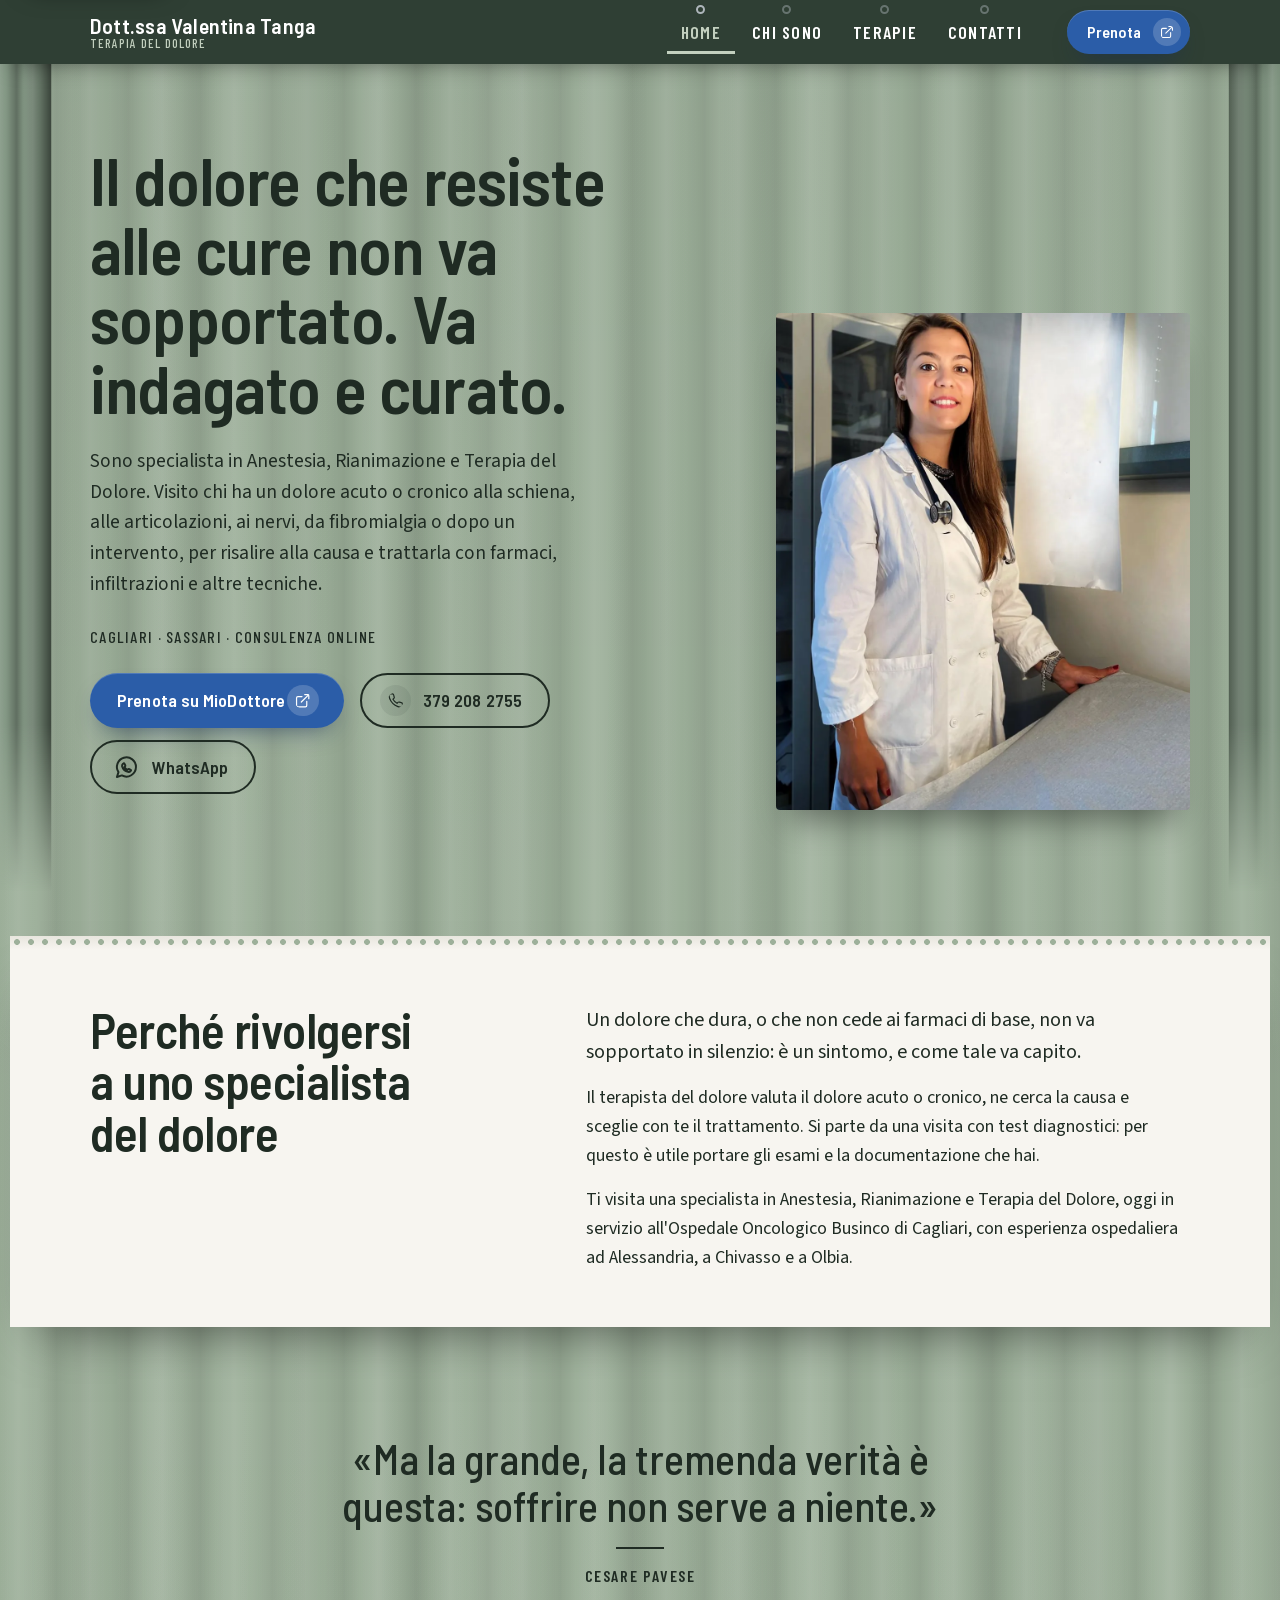
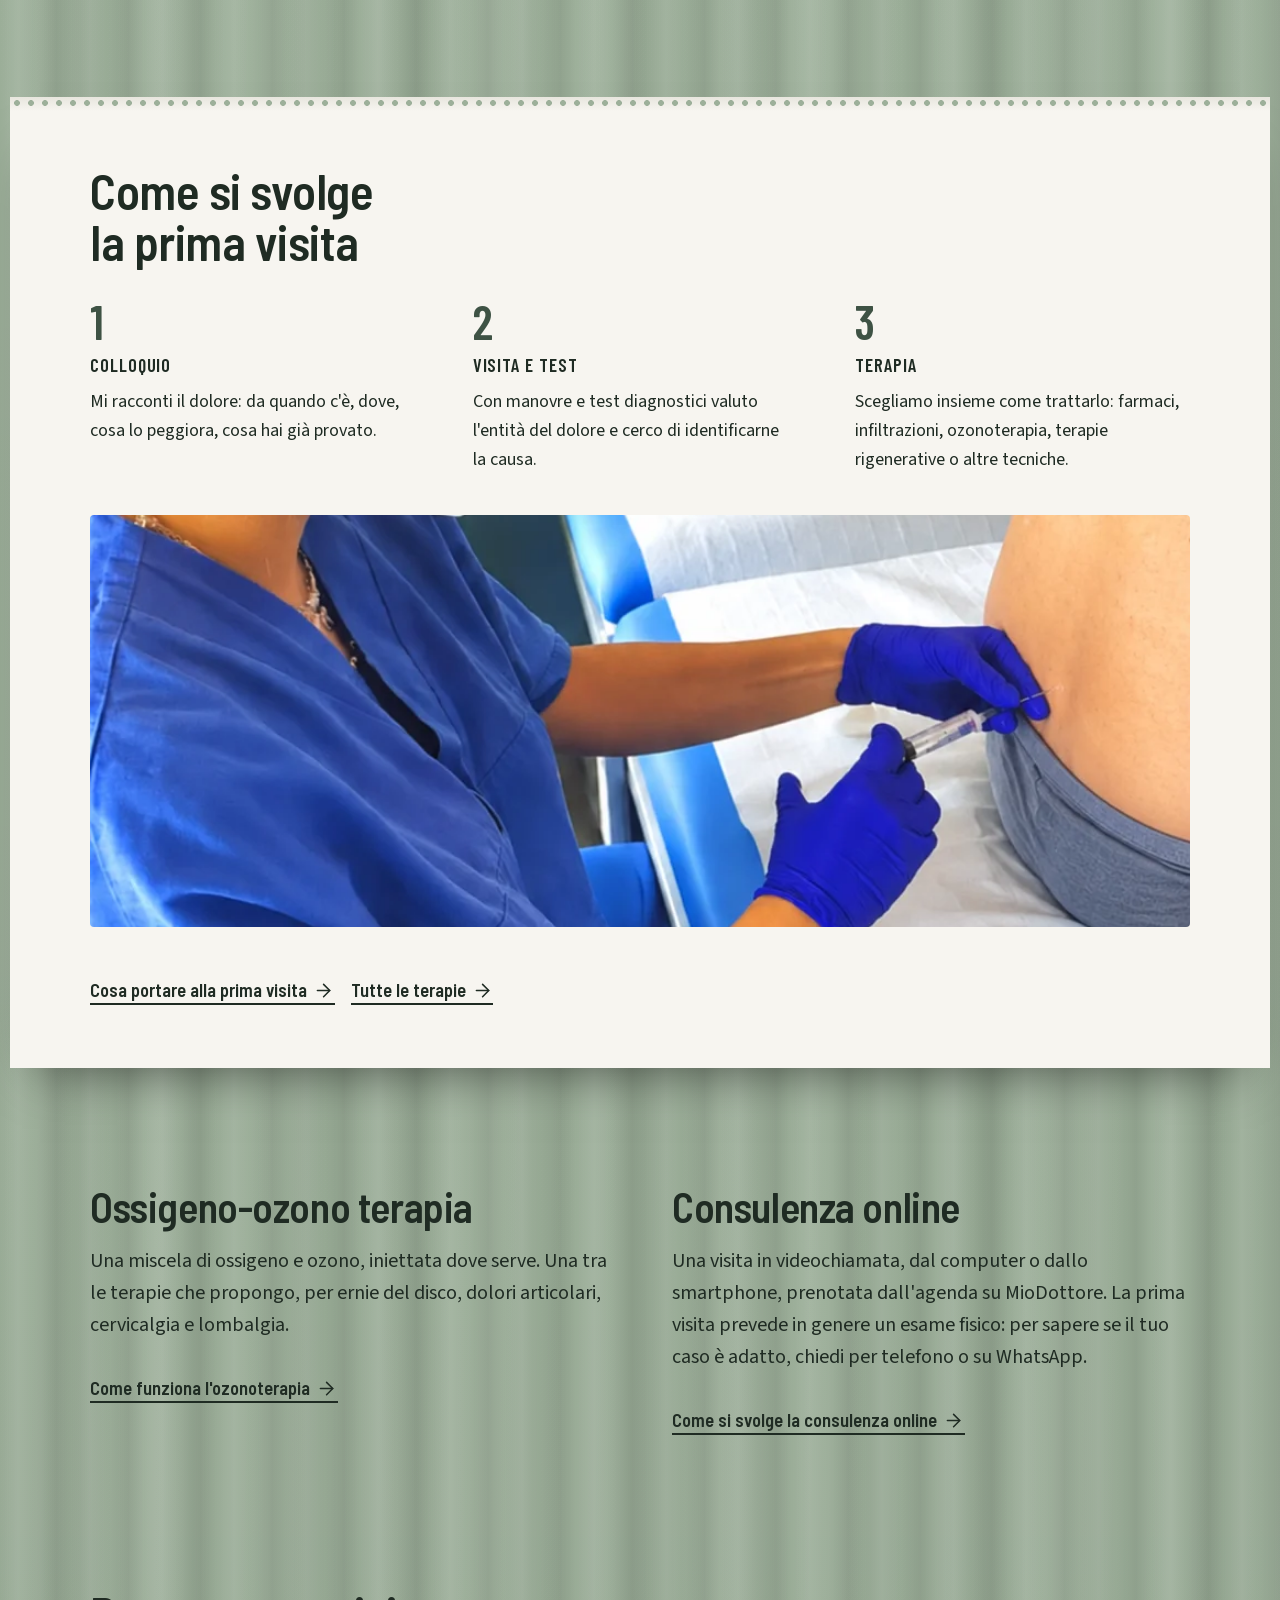
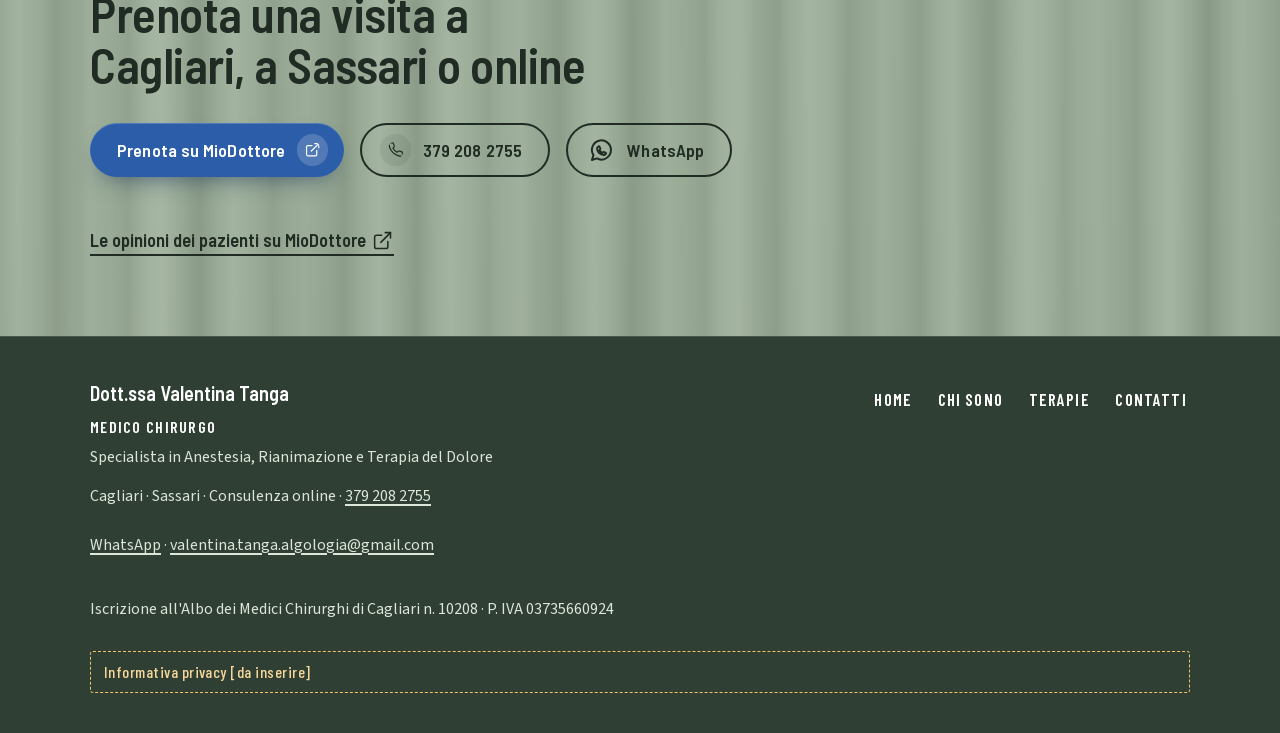
<file: index.html>
<!doctype html>
<html lang="it">
<head>
  <meta charset="utf-8">
  <meta name="viewport" content="width=device-width, initial-scale=1">
  <title>Dott.ssa Valentina Tanga · Terapia del dolore a Cagliari, Sassari e online</title>
  <meta name="description" content="Dott.ssa Valentina Tanga, specialista in Anestesia, Rianimazione e Terapia del Dolore. Prima visita, valutazione diagnostica e trattamenti per il dolore acuto e cronico a Cagliari, Sassari e in consulenza online.">
  <meta name="theme-color" content="#2f3f34">
  <link rel="icon" href="favicon.svg" type="image/svg+xml">
  <link rel="apple-touch-icon" href="apple-touch-icon.png">
  <link rel="canonical" href="https://aisacode.github.io/website-dottvalentinatanga/">
  <meta property="og:type" content="website">
  <meta property="og:locale" content="it_IT">
  <meta property="og:site_name" content="Dott.ssa Valentina Tanga">
  <meta property="og:title" content="Dott.ssa Valentina Tanga · Terapia del dolore a Cagliari, Sassari e online">
  <meta property="og:description" content="Dott.ssa Valentina Tanga, specialista in Anestesia, Rianimazione e Terapia del Dolore. Prima visita, valutazione diagnostica e trattamenti per il dolore acuto e cronico a Cagliari, Sassari e in consulenza online.">
  <meta property="og:url" content="https://aisacode.github.io/website-dottvalentinatanga/">
  <meta property="og:image" content="https://aisacode.github.io/website-dottvalentinatanga/images/og-image.jpg">
  <meta property="og:image:alt" content="La dottoressa Valentina Tanga in camice bianco con lo stetoscopio, sorride">
  <meta name="twitter:card" content="summary_large_image">
  <link rel="preload" href="fonts/barlow-semi-condensed-600.woff2" as="font" type="font/woff2" crossorigin>
  <link rel="preload" href="fonts/source-sans-3-400.woff2" as="font" type="font/woff2" crossorigin>
  <link rel="stylesheet" href="fonts/fonts.css?v=1">
  <link rel="stylesheet" href="styles.css?v=35">
  <script type="application/ld+json">
  {
    "@context": "https://schema.org",
    "@type": "Physician",
    "name": "Dott.ssa Valentina Tanga",
    "medicalSpecialty": ["Anesthesia", "PainMedicine"],
    "telephone": "+39 379 208 2755",
    "url": "https://aisacode.github.io/website-dottvalentinatanga/",
    "email": "valentina.tanga.algologia@gmail.com",
    "sameAs": "https://www.miodottore.it/profilo/valentina-tanga",
    "address": [
      {"@type": "PostalAddress", "streetAddress": "Via Dexart 4", "postalCode": "09126", "addressLocality": "Cagliari", "addressCountry": "IT"},
      {"@type": "PostalAddress", "streetAddress": "Via dei Colombi 3", "postalCode": "09126", "addressLocality": "Cagliari", "addressCountry": "IT"},
      {"@type": "PostalAddress", "streetAddress": "Via Piandanna 2b", "postalCode": "07100", "addressLocality": "Sassari", "addressCountry": "IT"}
    ]
  }
  </script>
</head>
<body>

<a class="skip" href="#contenuto">Vai al contenuto</a>

<svg width="0" height="0" aria-hidden="true" focusable="false" style="position:absolute">
  <defs>
    <symbol id="i-phone" viewBox="0 0 24 24" fill="none" stroke="currentColor" stroke-width="1.75" stroke-linecap="round" stroke-linejoin="round"><path d="M22 16.9v3a2 2 0 0 1-2.2 2 19.8 19.8 0 0 1-8.6-3.1 19.5 19.5 0 0 1-6-6A19.8 19.8 0 0 1 2.1 4.2 2 2 0 0 1 4.1 2h3a2 2 0 0 1 2 1.7c.1 1 .4 1.9.7 2.8a2 2 0 0 1-.5 2.1L8 9.9a16 16 0 0 0 6 6l1.3-1.3a2 2 0 0 1 2.1-.5c.9.3 1.8.6 2.8.7a2 2 0 0 1 1.7 2z"/></symbol>
    <symbol id="i-pin" viewBox="0 0 24 24" fill="none" stroke="currentColor" stroke-width="1.75" stroke-linecap="round" stroke-linejoin="round"><path d="M21 10c0 7-9 13-9 13s-9-6-9-13a9 9 0 0 1 18 0z"/><circle cx="12" cy="10" r="3"/></symbol>
    <symbol id="i-video" viewBox="0 0 24 24" fill="none" stroke="currentColor" stroke-width="1.75" stroke-linecap="round" stroke-linejoin="round"><path d="M23 7l-7 5 7 5V7z"/><rect x="1" y="5" width="15" height="14" rx="2"/></symbol>
    <symbol id="i-ext" viewBox="0 0 24 24" fill="none" stroke="currentColor" stroke-width="1.75" stroke-linecap="round" stroke-linejoin="round"><path d="M18 13v6a2 2 0 0 1-2 2H5a2 2 0 0 1-2-2V8a2 2 0 0 1 2-2h6"/><path d="M15 3h6v6"/><path d="M10 14 21 3"/></symbol>
    <symbol id="i-arrow" viewBox="0 0 24 24" fill="none" stroke="currentColor" stroke-width="1.75" stroke-linecap="round" stroke-linejoin="round"><path d="M5 12h14"/><path d="m12 5 7 7-7 7"/></symbol>
    <symbol id="i-whatsapp" viewBox="0 0 24 24" fill="none" stroke="currentColor" stroke-width="1.75" stroke-linecap="round" stroke-linejoin="round"><path d="M20.5 11.7a8.5 8.5 0 0 1-12.6 7.4L3.5 20.5l1.4-4.3a8.5 8.5 0 1 1 15.6-4.5z"/><path d="M9.2 8.6c.3-.5.8-.4 1 0l.8 1.7c.1.3 0 .5-.2.7l-.5.6a5.6 5.6 0 0 0 2.5 2.5l.6-.5c.2-.2.5-.3.7-.2l1.7.8c.4.2.5.7 0 1-.7.7-1.5 1-2.4.8-2.6-.6-4.6-2.6-5.3-5.1-.1-.8.2-1.6.9-2.3z"/></symbol>
    <symbol id="i-chat" viewBox="0 0 24 24" fill="none" stroke="currentColor" stroke-width="1.75" stroke-linecap="round" stroke-linejoin="round"><path d="M21 11.5a8.4 8.4 0 0 1-12.5 7.3L3 20.5l1.7-5.3A8.4 8.4 0 1 1 21 11.5z"/></symbol>
    <symbol id="i-mail" viewBox="0 0 24 24" fill="none" stroke="currentColor" stroke-width="1.75" stroke-linecap="round" stroke-linejoin="round"><rect x="3" y="5" width="18" height="14" rx="2"/><path d="m3 7 9 6 9-6"/></symbol>
    <symbol id="i-check" viewBox="0 0 24 24" fill="none" stroke="currentColor" stroke-width="2" stroke-linecap="round" stroke-linejoin="round"><path d="M20 6 9 17l-5-5"/></symbol>
  </defs>
</svg>

<header class="rail">
  <div class="rail-inner">
    <a class="brand" href="index.html" aria-label="Dott.ssa Valentina Tanga, home">
      <span class="brand-name">Dott.ssa Valentina Tanga</span>
      <span class="brand-role">Terapia del dolore</span>
    </a>
    <nav class="nav" aria-label="Sezioni del sito">
      <a href="index.html" aria-current="page">Home</a>
      <a href="chi-sono.html">Chi sono</a>
      <a href="terapie.html">Terapie</a>
      <a href="contatti.html">Contatti</a>
    </nav>
    <a class="btn btn-primary btn-small" href="https://www.miodottore.it/profilo/valentina-tanga" target="_blank" rel="noopener">Prenota<span class="visually-hidden"> su MioDottore (si apre in una nuova pagina)</span><svg class="icon" aria-hidden="true"><use href="#i-ext"/></svg></a>
  </div>
</header>

<main id="contenuto" tabindex="-1">

  <section class="hero" aria-labelledby="hook">
    <div class="curtain curtain-left" aria-hidden="true"></div>
    <div class="curtain curtain-right" aria-hidden="true"></div>
    <div class="hero-inner">
      <div class="hero-copy">
        <h1 class="hook" id="hook">Il dolore che resiste alle cure non va sopportato. <em>Va indagato e curato.</em></h1>
        <p class="hero-lead">Sono specialista in Anestesia, Rianimazione e Terapia del Dolore. Visito chi ha un dolore acuto o cronico alla schiena, alle articolazioni, ai nervi, da fibromialgia o dopo un intervento, per risalire alla causa e trattarla con farmaci, infiltrazioni e altre tecniche.</p>
        <p class="hero-places">Cagliari · Sassari · Consulenza online</p>
        <div class="hero-actions">
          <a class="btn btn-primary" href="https://www.miodottore.it/profilo/valentina-tanga" target="_blank" rel="noopener">Prenota su MioDottore<svg class="icon" aria-hidden="true"><use href="#i-ext"/></svg></a>
          <a class="btn btn-ghost" href="tel:+393792082755"><svg class="icon" aria-hidden="true"><use href="#i-phone"/></svg>379 208 2755</a>
        <a class="btn btn-ghost" href="https://wa.me/393792082755" target="_blank" rel="noopener"><svg class="icon icon-bare" aria-hidden="true"><use href="#i-whatsapp"/></svg>WhatsApp<span class="visually-hidden"> (si apre in una nuova pagina)</span></a>
        </div>
      </div>
      <figure class="hero-photo">
        <img src="images/valentina-lettino.webp" width="1000" height="1335" alt="La dottoressa Valentina Tanga in piedi accanto al lettino da visita, in camice bianco con lo stetoscopio al collo, sorride" fetchpriority="high">
      </figure>
    </div>
  </section>

  <section class="sheet" aria-labelledby="perche">
    <div class="bay-inner two-col">
      <h2 id="perche">Perché rivolgersi a uno specialista del dolore</h2>
      <div class="prose">
        <p class="lead">Un dolore che dura, o che non cede ai farmaci di base, non va sopportato in silenzio: è un sintomo, e come tale va capito.</p>
        <p>Il terapista del dolore valuta il dolore acuto o cronico, ne cerca la causa e sceglie con te il trattamento. Si parte da una visita con test diagnostici: per questo è utile portare gli esami e la documentazione che hai.</p>
        <p>Ti visita una specialista in Anestesia, Rianimazione e Terapia del Dolore, oggi in servizio all'Ospedale Oncologico Businco di Cagliari, con esperienza ospedaliera ad Alessandria, a Chivasso e a Olbia.</p>
      </div>
    </div>
  </section>

  <section class="epigraph" aria-label="Citazione">
    <blockquote class="quote">
      <p>«Ma la grande, la tremenda verità è questa: soffrire non serve a niente.»</p>
      <footer>Cesare Pavese</footer>
    </blockquote>
  </section>

  <section class="sheet" aria-labelledby="visita">
    <div class="bay-inner">
      <h2 id="visita">Come si svolge la prima visita</h2>
      <ol class="steps">
        <li>
          <h3>Colloquio</h3>
          <p>Mi racconti il dolore: da quando c'è, dove, cosa lo peggiora, cosa hai già provato.</p>
        </li>
        <li>
          <h3>Visita e test</h3>
          <p>Con manovre e test diagnostici valuto l'entità del dolore e cerco di identificarne la causa.</p>
        </li>
        <li>
          <h3>Terapia</h3>
          <p>Scegliamo insieme come trattarlo: farmaci, infiltrazioni, ozonoterapia, terapie rigenerative o altre tecniche.</p>
        </li>
      </ol>
      <figure class="evidence">
        <img src="images/valentina-terapia.webp" width="1000" height="1314" alt="La dottoressa Valentina Tanga in divisa blu, con mascherina e guanti, esegue un'infiltrazione a un paziente sdraiato sul lettino" loading="lazy">
      </figure>
      <div class="actions">
        <a class="text-link" href="contatti.html#prima-visita">Cosa portare alla prima visita<svg class="icon" aria-hidden="true"><use href="#i-arrow"/></svg></a>
        <a class="text-link" href="terapie.html">Tutte le terapie<svg class="icon" aria-hidden="true"><use href="#i-arrow"/></svg></a>
      </div>
    </div>
  </section>

  <section class="bay bay-on-green" aria-label="Ossigeno-ozono terapia e consulenza online">
    <div class="bay-inner duo">
      <div>
        <h2>Ossigeno-ozono terapia</h2>
        <div class="prose"><p class="lead">Una miscela di ossigeno e ozono, iniettata dove serve. Una tra le terapie che propongo, per ernie del disco, dolori articolari, cervicalgia e lombalgia.</p></div>
        <div class="actions"><a class="text-link" href="terapie.html#ozono">Come funziona l'ozonoterapia<svg class="icon" aria-hidden="true"><use href="#i-arrow"/></svg></a></div>
      </div>
      <div>
        <h2>Consulenza online</h2>
        <div class="prose"><p class="lead">Una visita in videochiamata, dal computer o dallo smartphone, prenotata dall'agenda su MioDottore. La prima visita prevede in genere un esame fisico: per sapere se il tuo caso è adatto, chiedi per telefono o su WhatsApp.</p></div>
        <div class="actions"><a class="text-link" href="contatti.html#online">Come si svolge la consulenza online<svg class="icon" aria-hidden="true"><use href="#i-arrow"/></svg></a></div>
      </div>
    </div>
  </section>

  <section class="bay bay-on-green close-bay" aria-labelledby="prenota">
    <div class="bay-inner">
      <h2 id="prenota">Prenota una visita a Cagliari, a Sassari o online</h2>
      <div class="actions">
        <a class="btn btn-primary" href="https://www.miodottore.it/profilo/valentina-tanga" target="_blank" rel="noopener">Prenota su MioDottore<span class="visually-hidden"> (si apre in una nuova pagina)</span><svg class="icon" aria-hidden="true"><use href="#i-ext"/></svg></a>
        <a class="btn btn-ghost" href="tel:+393792082755"><svg class="icon" aria-hidden="true"><use href="#i-phone"/></svg>379 208 2755</a>
        <a class="btn btn-ghost" href="https://wa.me/393792082755" target="_blank" rel="noopener"><svg class="icon icon-bare" aria-hidden="true"><use href="#i-whatsapp"/></svg>WhatsApp<span class="visually-hidden"> (si apre in una nuova pagina)</span></a>
      </div>
      <p class="reviews"><a class="text-link" href="https://www.miodottore.it/profilo/valentina-tanga#opinioni" target="_blank" rel="noopener">Le opinioni dei pazienti su MioDottore<svg class="icon" aria-hidden="true"><use href="#i-ext"/></svg></a></p>
    </div>
  </section>

</main>

<footer class="foot">
  <div class="bay-inner">
    <div>
      <div class="foot-name">Dott.ssa Valentina Tanga</div>
      <p class="foot-title">Medico Chirurgo</p>
      <p>Specialista in Anestesia, Rianimazione e Terapia del Dolore</p>
      <p>Cagliari · Sassari · Consulenza online · <a href="tel:+393792082755">379 208 2755</a></p>
      <p><a href="https://wa.me/393792082755" target="_blank" rel="noopener">WhatsApp</a> · <a href="mailto:valentina.tanga.algologia@gmail.com">valentina.tanga.algologia@gmail.com</a></p>
    </div>
    <nav class="foot-nav" aria-label="Sezioni del sito, piè di pagina">
      <a href="index.html">Home</a>
      <a href="chi-sono.html">Chi sono</a>
      <a href="terapie.html">Terapie</a>
      <a href="contatti.html">Contatti</a>
    </nav>
    <p class="legal">Iscrizione all'Albo dei Medici Chirurghi di Cagliari n. 10208 · P. IVA 03735660924</p>
    <p class="pending">Informativa privacy [da inserire]</p>
  </div>
</footer>

<div class="action-bar" aria-label="Azioni rapide">
  <a class="btn btn-ghost" href="tel:+393792082755"><svg class="icon" aria-hidden="true"><use href="#i-phone"/></svg>379 208 2755</a>
  <a class="btn btn-ghost btn-icon" href="https://wa.me/393792082755" target="_blank" rel="noopener" aria-label="Scrivi su WhatsApp (si apre in una nuova pagina)"><svg class="icon icon-bare" aria-hidden="true"><use href="#i-whatsapp"/></svg></a>
  <a class="btn btn-primary" href="https://www.miodottore.it/profilo/valentina-tanga" target="_blank" rel="noopener">Prenota<svg class="icon" aria-hidden="true"><use href="#i-ext"/></svg></a>
</div>

</body>
</html>
</file>
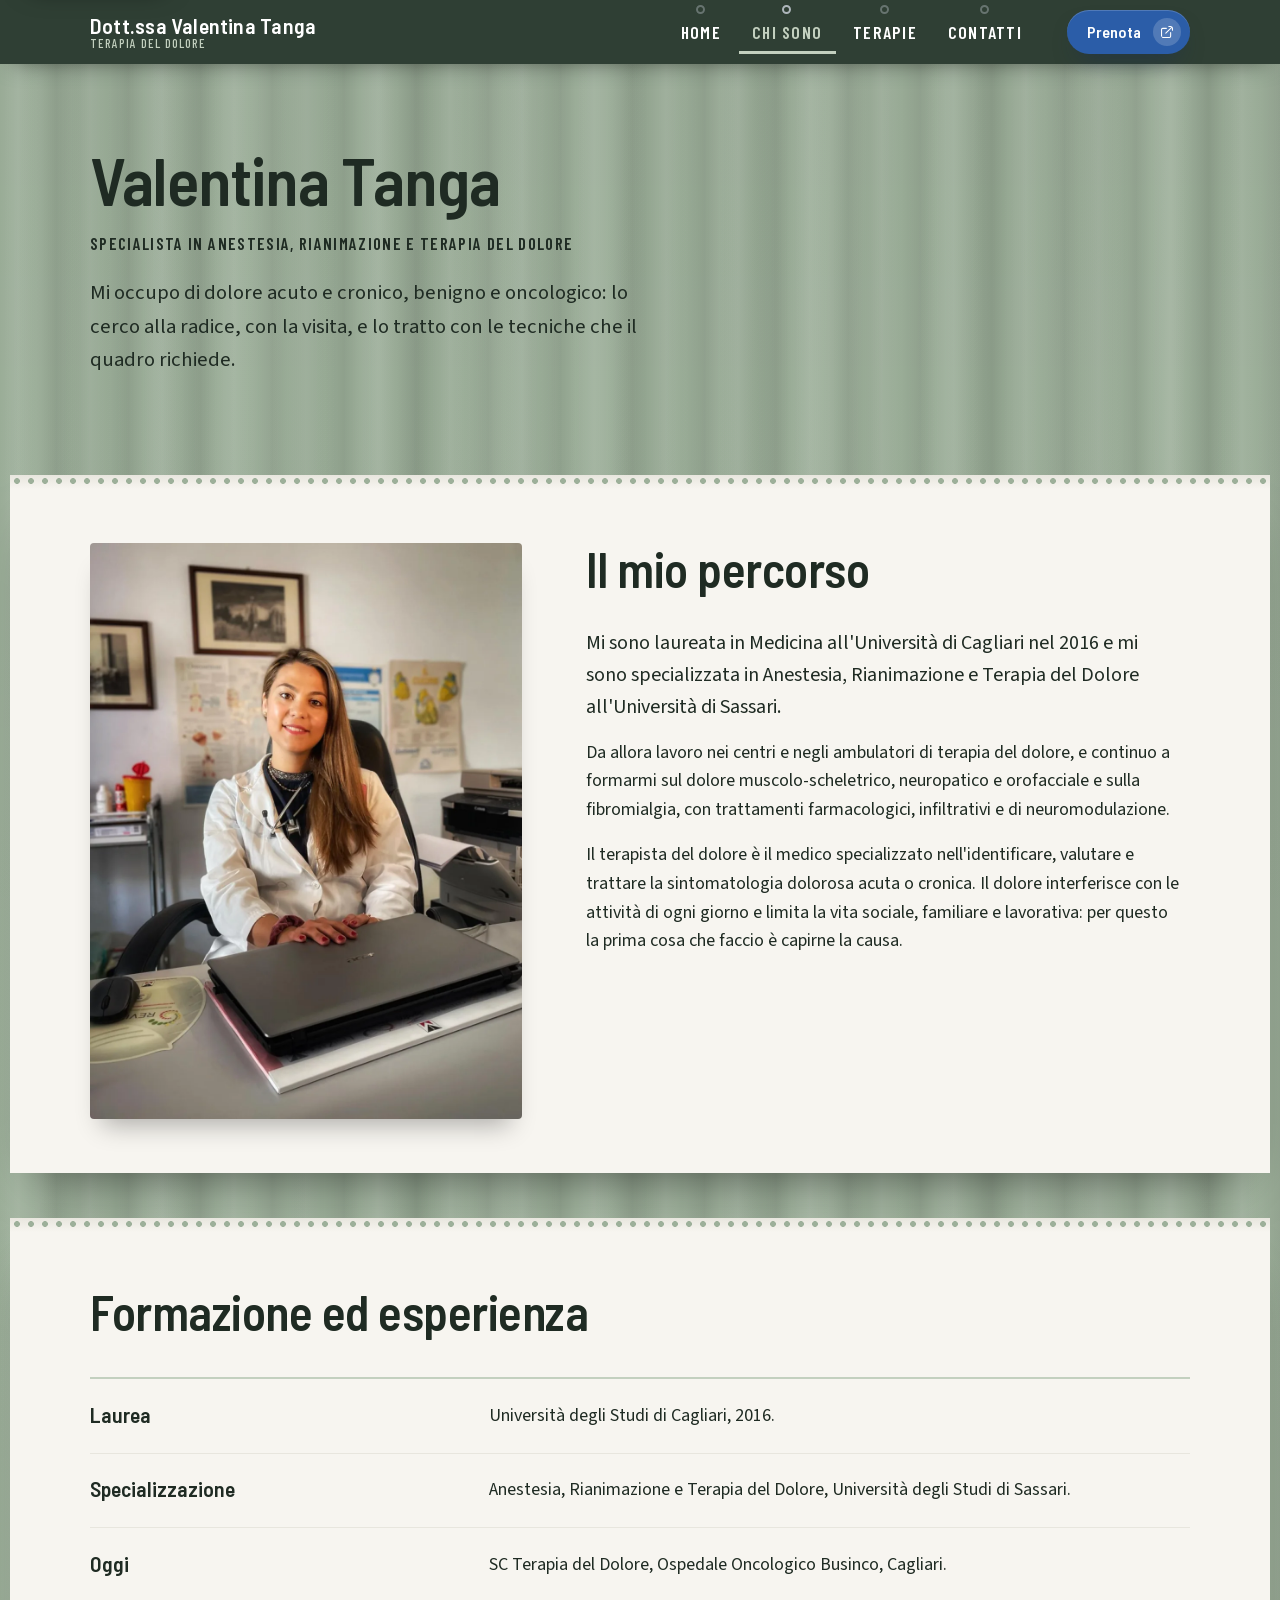
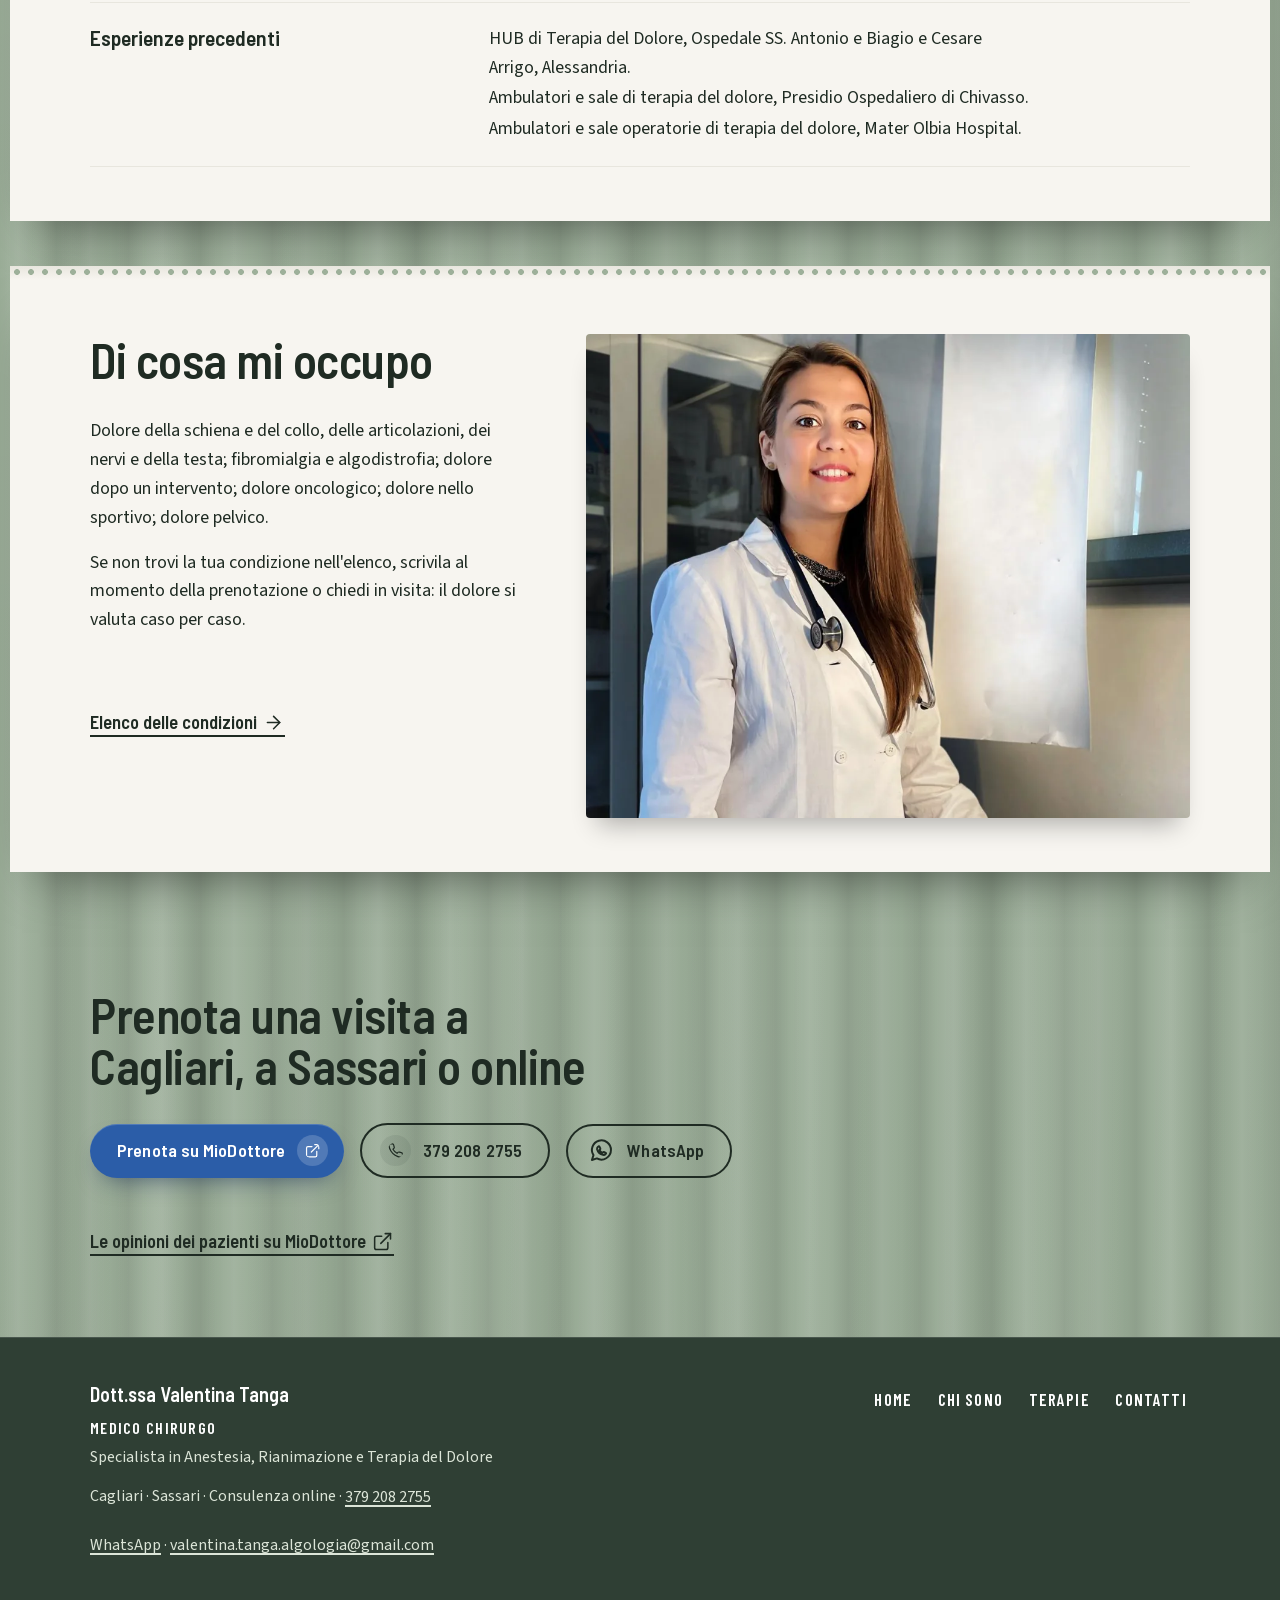
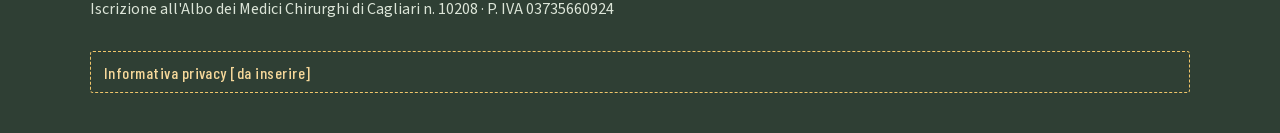
<file: chi-sono.html>
<!doctype html>
<html lang="it">
<head>
  <meta charset="utf-8">
  <meta name="viewport" content="width=device-width, initial-scale=1">
  <title>Chi sono · Dott.ssa Valentina Tanga</title>
  <meta name="description" content="Dott.ssa Valentina Tanga, specialista in Anestesia, Rianimazione e Terapia del Dolore: formazione, esperienza ospedaliera e aree di competenza.">
  <meta name="theme-color" content="#2f3f34">
  <link rel="icon" href="favicon.svg" type="image/svg+xml">
  <link rel="apple-touch-icon" href="apple-touch-icon.png">
  <link rel="canonical" href="https://aisacode.github.io/website-dottvalentinatanga/chi-sono.html">
  <meta property="og:type" content="website">
  <meta property="og:locale" content="it_IT">
  <meta property="og:site_name" content="Dott.ssa Valentina Tanga">
  <meta property="og:title" content="Chi sono · Dott.ssa Valentina Tanga">
  <meta property="og:description" content="Dott.ssa Valentina Tanga, specialista in Anestesia, Rianimazione e Terapia del Dolore: formazione, esperienza ospedaliera e aree di competenza.">
  <meta property="og:url" content="https://aisacode.github.io/website-dottvalentinatanga/chi-sono.html">
  <meta property="og:image" content="https://aisacode.github.io/website-dottvalentinatanga/images/og-image.jpg">
  <meta property="og:image:alt" content="La dottoressa Valentina Tanga in camice bianco con lo stetoscopio, sorride">
  <meta name="twitter:card" content="summary_large_image">
  <link rel="preload" href="fonts/barlow-semi-condensed-600.woff2" as="font" type="font/woff2" crossorigin>
  <link rel="preload" href="fonts/source-sans-3-400.woff2" as="font" type="font/woff2" crossorigin>
  <link rel="stylesheet" href="fonts/fonts.css?v=1">
  <link rel="stylesheet" href="styles.css?v=35">
</head>
<body>

<a class="skip" href="#contenuto">Vai al contenuto</a>

<svg width="0" height="0" aria-hidden="true" focusable="false" style="position:absolute">
  <defs>
    <symbol id="i-phone" viewBox="0 0 24 24" fill="none" stroke="currentColor" stroke-width="1.75" stroke-linecap="round" stroke-linejoin="round"><path d="M22 16.9v3a2 2 0 0 1-2.2 2 19.8 19.8 0 0 1-8.6-3.1 19.5 19.5 0 0 1-6-6A19.8 19.8 0 0 1 2.1 4.2 2 2 0 0 1 4.1 2h3a2 2 0 0 1 2 1.7c.1 1 .4 1.9.7 2.8a2 2 0 0 1-.5 2.1L8 9.9a16 16 0 0 0 6 6l1.3-1.3a2 2 0 0 1 2.1-.5c.9.3 1.8.6 2.8.7a2 2 0 0 1 1.7 2z"/></symbol>
    <symbol id="i-pin" viewBox="0 0 24 24" fill="none" stroke="currentColor" stroke-width="1.75" stroke-linecap="round" stroke-linejoin="round"><path d="M21 10c0 7-9 13-9 13s-9-6-9-13a9 9 0 0 1 18 0z"/><circle cx="12" cy="10" r="3"/></symbol>
    <symbol id="i-video" viewBox="0 0 24 24" fill="none" stroke="currentColor" stroke-width="1.75" stroke-linecap="round" stroke-linejoin="round"><path d="M23 7l-7 5 7 5V7z"/><rect x="1" y="5" width="15" height="14" rx="2"/></symbol>
    <symbol id="i-ext" viewBox="0 0 24 24" fill="none" stroke="currentColor" stroke-width="1.75" stroke-linecap="round" stroke-linejoin="round"><path d="M18 13v6a2 2 0 0 1-2 2H5a2 2 0 0 1-2-2V8a2 2 0 0 1 2-2h6"/><path d="M15 3h6v6"/><path d="M10 14 21 3"/></symbol>
    <symbol id="i-arrow" viewBox="0 0 24 24" fill="none" stroke="currentColor" stroke-width="1.75" stroke-linecap="round" stroke-linejoin="round"><path d="M5 12h14"/><path d="m12 5 7 7-7 7"/></symbol>
    <symbol id="i-whatsapp" viewBox="0 0 24 24" fill="none" stroke="currentColor" stroke-width="1.75" stroke-linecap="round" stroke-linejoin="round"><path d="M20.5 11.7a8.5 8.5 0 0 1-12.6 7.4L3.5 20.5l1.4-4.3a8.5 8.5 0 1 1 15.6-4.5z"/><path d="M9.2 8.6c.3-.5.8-.4 1 0l.8 1.7c.1.3 0 .5-.2.7l-.5.6a5.6 5.6 0 0 0 2.5 2.5l.6-.5c.2-.2.5-.3.7-.2l1.7.8c.4.2.5.7 0 1-.7.7-1.5 1-2.4.8-2.6-.6-4.6-2.6-5.3-5.1-.1-.8.2-1.6.9-2.3z"/></symbol>
    <symbol id="i-chat" viewBox="0 0 24 24" fill="none" stroke="currentColor" stroke-width="1.75" stroke-linecap="round" stroke-linejoin="round"><path d="M21 11.5a8.4 8.4 0 0 1-12.5 7.3L3 20.5l1.7-5.3A8.4 8.4 0 1 1 21 11.5z"/></symbol>
    <symbol id="i-mail" viewBox="0 0 24 24" fill="none" stroke="currentColor" stroke-width="1.75" stroke-linecap="round" stroke-linejoin="round"><rect x="3" y="5" width="18" height="14" rx="2"/><path d="m3 7 9 6 9-6"/></symbol>
    <symbol id="i-check" viewBox="0 0 24 24" fill="none" stroke="currentColor" stroke-width="2" stroke-linecap="round" stroke-linejoin="round"><path d="M20 6 9 17l-5-5"/></symbol>
  </defs>
</svg>

<header class="rail">
  <div class="rail-inner">
    <a class="brand" href="index.html" aria-label="Dott.ssa Valentina Tanga, home">
      <span class="brand-name">Dott.ssa Valentina Tanga</span>
      <span class="brand-role">Terapia del dolore</span>
    </a>
    <nav class="nav" aria-label="Sezioni del sito">
      <a href="index.html">Home</a>
      <a href="chi-sono.html" aria-current="page">Chi sono</a>
      <a href="terapie.html">Terapie</a>
      <a href="contatti.html">Contatti</a>
    </nav>
    <a class="btn btn-primary btn-small" href="https://www.miodottore.it/profilo/valentina-tanga" target="_blank" rel="noopener">Prenota<span class="visually-hidden"> su MioDottore (si apre in una nuova pagina)</span><svg class="icon" aria-hidden="true"><use href="#i-ext"/></svg></a>
  </div>
</header>

<main id="contenuto" tabindex="-1">
  <section class="page-head" aria-labelledby="titolo">
    <div class="bay-inner">
      <h1 id="titolo">Valentina Tanga</h1>
      <p class="byline">Specialista in Anestesia, Rianimazione e Terapia del Dolore</p>
      <p class="lead">Mi occupo di dolore acuto e cronico, benigno e oncologico: lo cerco alla radice, con la visita, e lo tratto con le tecniche che il quadro richiede.</p>
    </div>
  </section>

  <section class="sheet" aria-labelledby="percorso">
    <div class="bay-inner two-col">
      <figure class="portrait">
        <img src="images/valentina-studio.webp" width="1000" height="1334" alt="La dottoressa Valentina Tanga seduta alla scrivania del suo studio, in camice bianco con lo stetoscopio al collo" fetchpriority="high">
      </figure>
      <div class="stack">
        <h2 id="percorso">Il mio percorso</h2>
        <div class="prose">
          <p class="lead">Mi sono laureata in Medicina all'Università di Cagliari nel 2016 e mi sono specializzata in Anestesia, Rianimazione e Terapia del Dolore all'Università di Sassari.</p>
          <p>Da allora lavoro nei centri e negli ambulatori di terapia del dolore, e continuo a formarmi sul dolore muscolo-scheletrico, neuropatico e orofacciale e sulla fibromialgia, con trattamenti farmacologici, infiltrativi e di neuromodulazione.</p>
          <p>Il terapista del dolore è il medico specializzato nell'identificare, valutare e trattare la sintomatologia dolorosa acuta o cronica. Il dolore interferisce con le attività di ogni giorno e limita la vita sociale, familiare e lavorativa: per questo la prima cosa che faccio è capirne la causa.</p>
        </div>
      </div>
    </div>
  </section>

  <section class="sheet" aria-labelledby="esperienza">
    <div class="bay-inner">
      <h2 id="esperienza">Formazione ed esperienza</h2>
      <dl class="rows">
        <div><dt>Laurea</dt><dd>Università degli Studi di Cagliari, 2016.</dd></div>
        <div><dt>Specializzazione</dt><dd>Anestesia, Rianimazione e Terapia del Dolore, Università degli Studi di Sassari.</dd></div>
        <div><dt>Oggi</dt><dd>SC Terapia del Dolore, Ospedale Oncologico Businco, Cagliari.</dd></div>
        <div><dt>Esperienze precedenti</dt><dd>
          <p>HUB di Terapia del Dolore, Ospedale SS. Antonio e Biagio e Cesare Arrigo, Alessandria.</p>
          <p>Ambulatori e sale di terapia del dolore, Presidio Ospedaliero di Chivasso.</p>
          <p>Ambulatori e sale operatorie di terapia del dolore, Mater Olbia Hospital.</p>
        </dd></div>
      </dl>
    </div>
  </section>

  <section class="sheet" aria-labelledby="aree">
    <div class="bay-inner two-col">
      <div class="stack">
        <h2 id="aree">Di cosa mi occupo</h2>
        <div class="prose">
          <p>Dolore della schiena e del collo, delle articolazioni, dei nervi e della testa; fibromialgia e algodistrofia; dolore dopo un intervento; dolore oncologico; dolore nello sportivo; dolore pelvico.</p>
          <p>Se non trovi la tua condizione nell'elenco, scrivila al momento della prenotazione o chiedi in visita: il dolore si valuta caso per caso.</p>
        </div>
        <div class="actions"><a class="text-link" href="terapie.html#condizioni">Elenco delle condizioni<svg class="icon" aria-hidden="true"><use href="#i-arrow"/></svg></a></div>
      </div>
      <figure class="portrait crop">
        <img src="images/valentina-lettino.webp" width="1000" height="1335" alt="La dottoressa Valentina Tanga in piedi accanto al lettino da visita, in camice bianco" loading="lazy">
      </figure>
    </div>
  </section>

  <section class="bay bay-on-green close-bay" aria-labelledby="prenota">
    <div class="bay-inner">
      <h2 id="prenota">Prenota una visita a Cagliari, a Sassari o online</h2>
      <div class="actions">
        <a class="btn btn-primary" href="https://www.miodottore.it/profilo/valentina-tanga" target="_blank" rel="noopener">Prenota su MioDottore<span class="visually-hidden"> (si apre in una nuova pagina)</span><svg class="icon" aria-hidden="true"><use href="#i-ext"/></svg></a>
        <a class="btn btn-ghost" href="tel:+393792082755"><svg class="icon" aria-hidden="true"><use href="#i-phone"/></svg>379 208 2755</a><a class="btn btn-ghost" href="https://wa.me/393792082755" target="_blank" rel="noopener"><svg class="icon icon-bare" aria-hidden="true"><use href="#i-whatsapp"/></svg>WhatsApp<span class="visually-hidden"> (si apre in una nuova pagina)</span></a>
      </div>
      <p class="reviews"><a class="text-link" href="https://www.miodottore.it/profilo/valentina-tanga#opinioni" target="_blank" rel="noopener">Le opinioni dei pazienti su MioDottore<svg class="icon" aria-hidden="true"><use href="#i-ext"/></svg></a></p>
    </div>
  </section>
</main>

<footer class="foot">
  <div class="bay-inner">
    <div>
      <div class="foot-name">Dott.ssa Valentina Tanga</div>
      <p class="foot-title">Medico Chirurgo</p>
      <p>Specialista in Anestesia, Rianimazione e Terapia del Dolore</p>
      <p>Cagliari · Sassari · Consulenza online · <a href="tel:+393792082755">379 208 2755</a></p>
      <p><a href="https://wa.me/393792082755" target="_blank" rel="noopener">WhatsApp</a> · <a href="mailto:valentina.tanga.algologia@gmail.com">valentina.tanga.algologia@gmail.com</a></p>
    </div>
    <nav class="foot-nav" aria-label="Sezioni del sito, piè di pagina">
      <a href="index.html">Home</a>
      <a href="chi-sono.html">Chi sono</a>
      <a href="terapie.html">Terapie</a>
      <a href="contatti.html">Contatti</a>
    </nav>
    <p class="legal">Iscrizione all'Albo dei Medici Chirurghi di Cagliari n. 10208 · P. IVA 03735660924</p>
    <p class="pending">Informativa privacy [da inserire]</p>
  </div>
</footer>

<div class="action-bar" aria-label="Azioni rapide">
  <a class="btn btn-ghost" href="tel:+393792082755"><svg class="icon" aria-hidden="true"><use href="#i-phone"/></svg>379 208 2755</a>
  <a class="btn btn-ghost btn-icon" href="https://wa.me/393792082755" target="_blank" rel="noopener" aria-label="Scrivi su WhatsApp (si apre in una nuova pagina)"><svg class="icon icon-bare" aria-hidden="true"><use href="#i-whatsapp"/></svg></a>
  <a class="btn btn-primary" href="https://www.miodottore.it/profilo/valentina-tanga" target="_blank" rel="noopener">Prenota<svg class="icon" aria-hidden="true"><use href="#i-ext"/></svg></a>
</div>

</body>
</html>
</file>
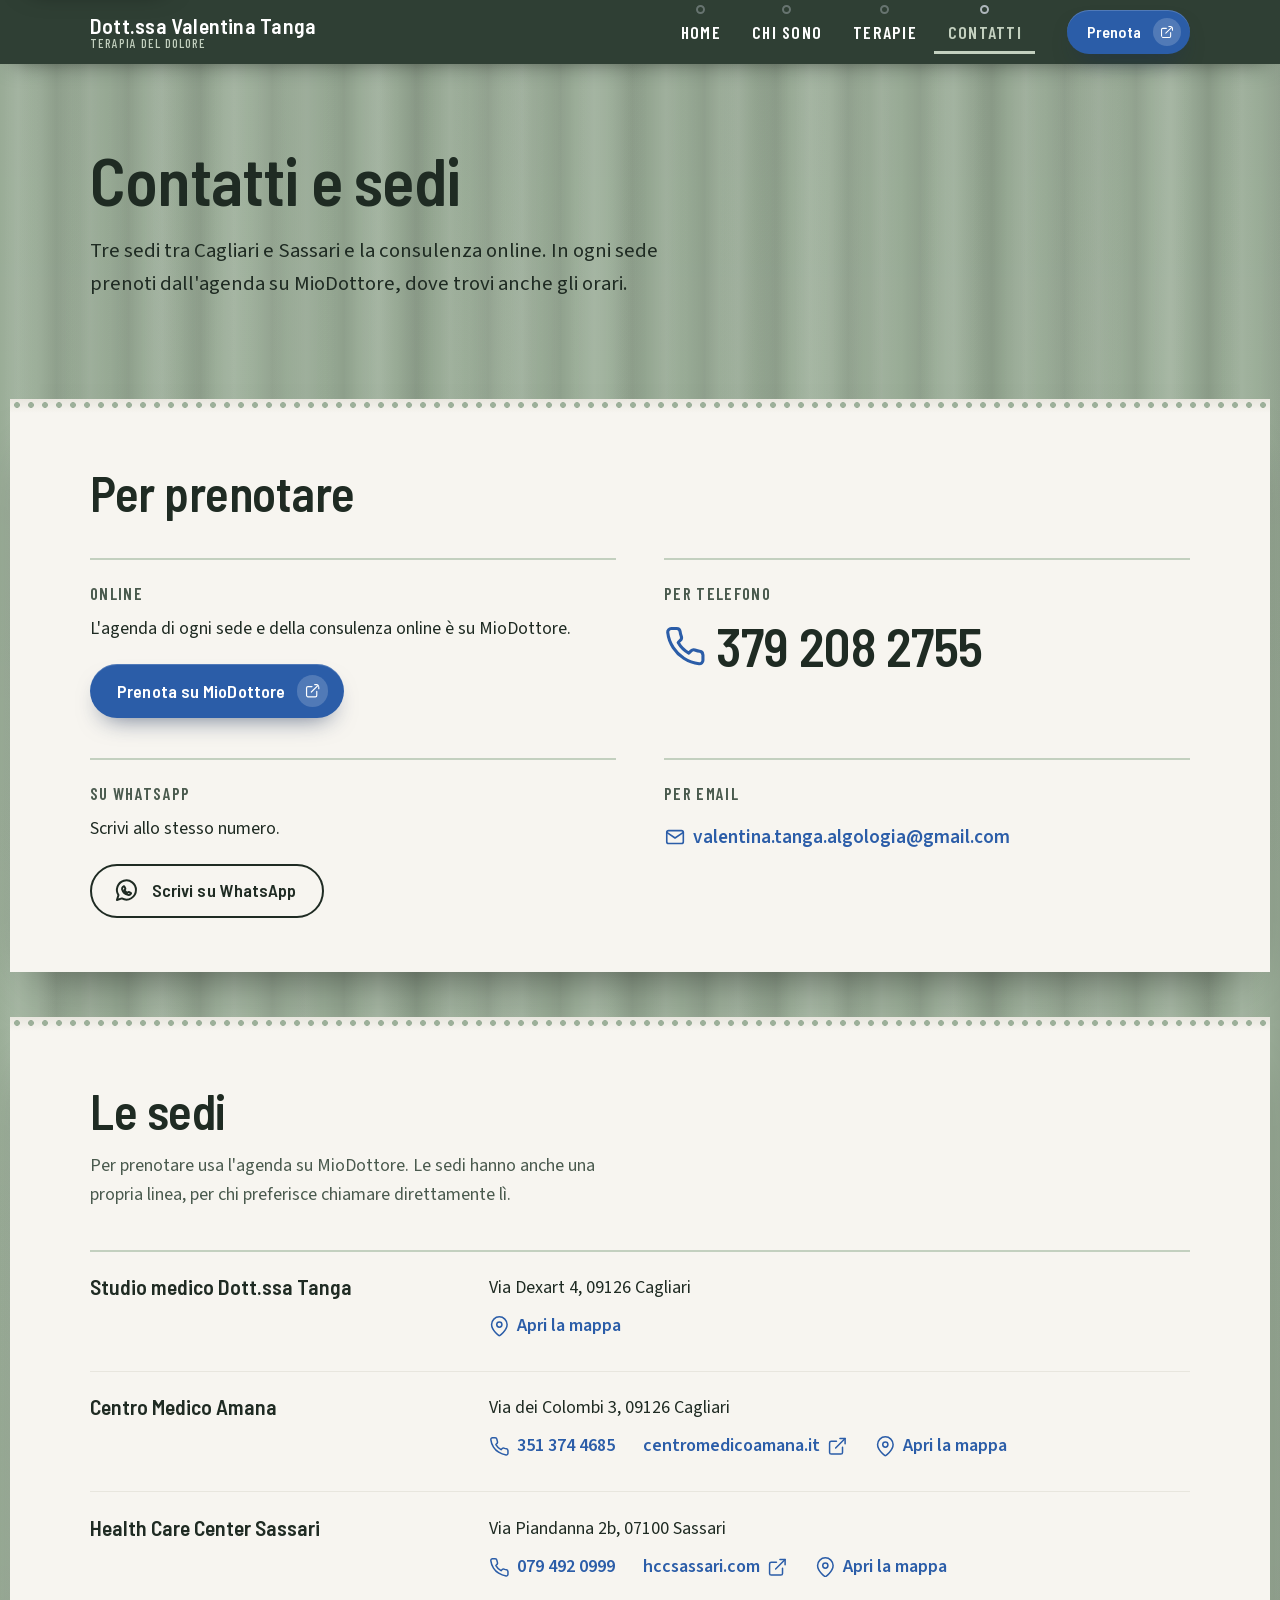
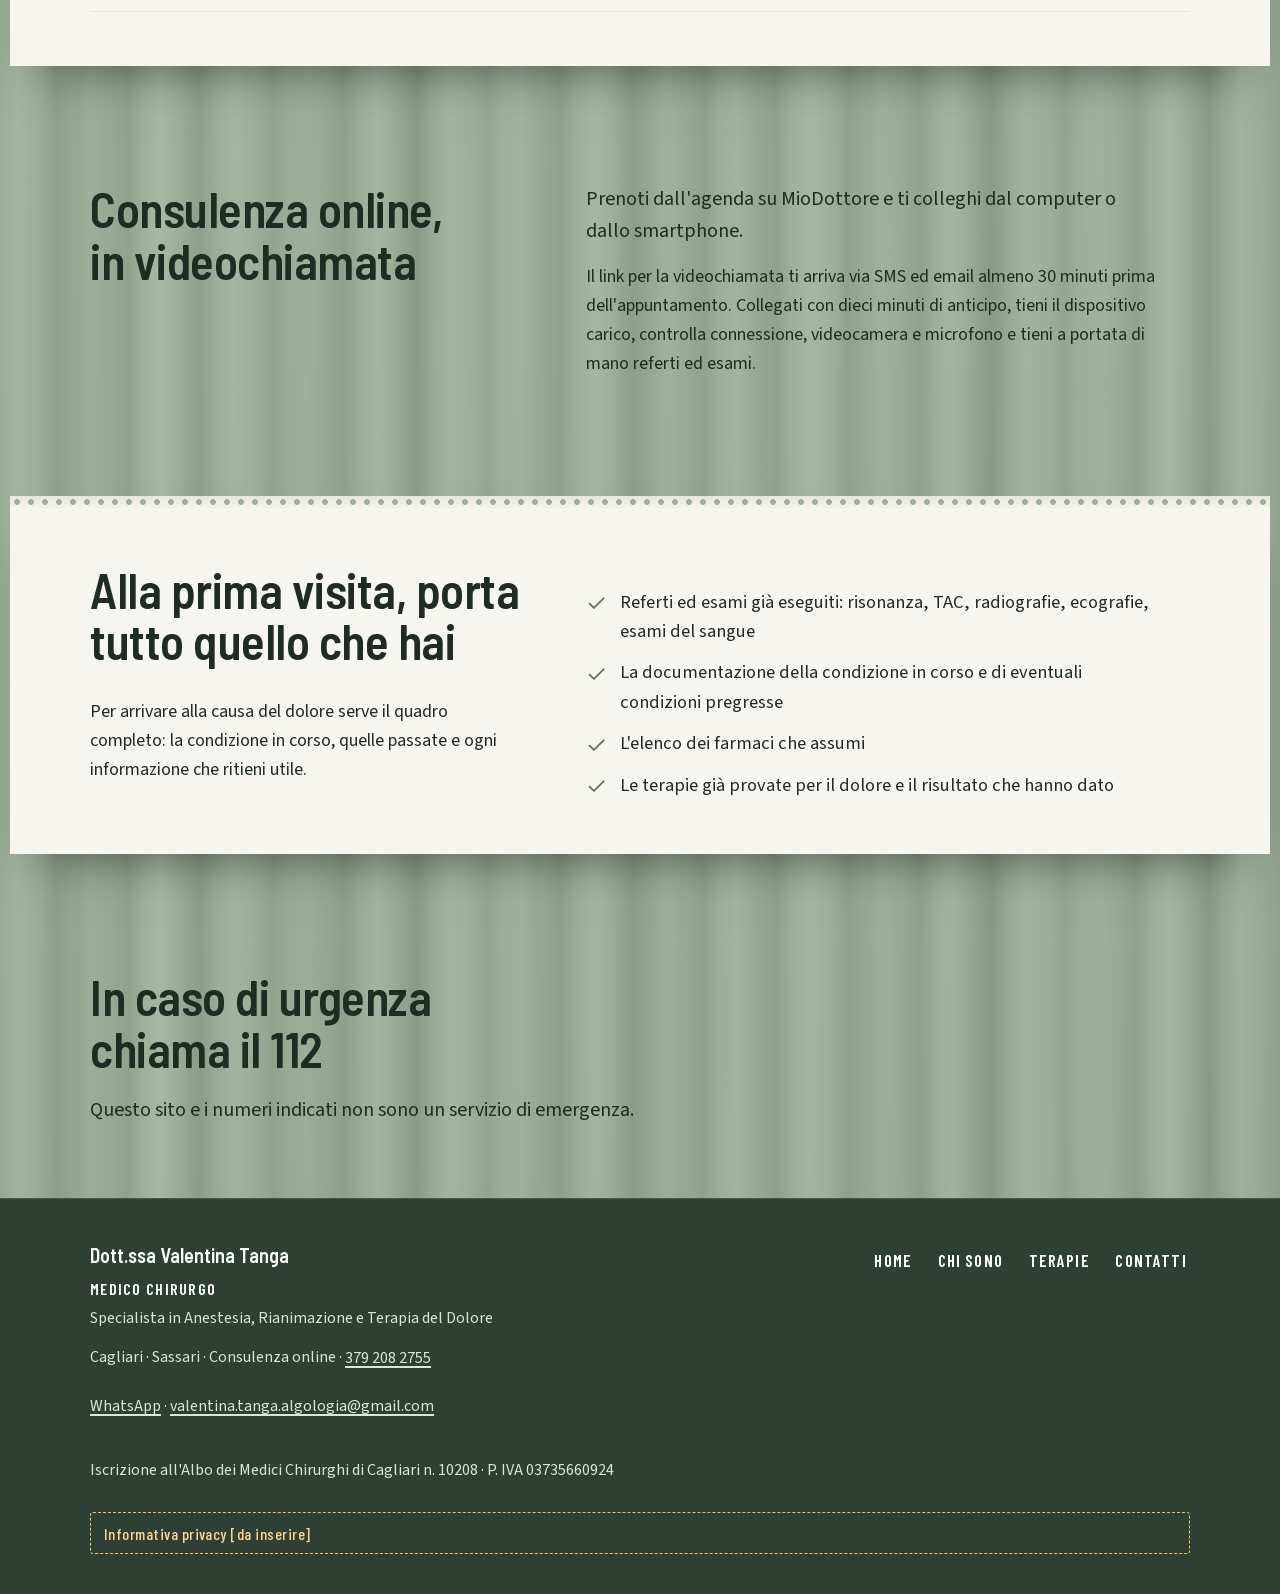
<file: contatti.html>
<!doctype html>
<html lang="it">
<head>
  <meta charset="utf-8">
  <meta name="viewport" content="width=device-width, initial-scale=1">
  <title>Contatti e sedi · Dott.ssa Valentina Tanga</title>
  <meta name="description" content="Dove riceve la Dott.ssa Valentina Tanga (Cagliari e Sassari), consulenza online, numeri di telefono, prenotazione su MioDottore e cosa portare alla prima visita.">
  <meta name="theme-color" content="#2f3f34">
  <link rel="icon" href="favicon.svg" type="image/svg+xml">
  <link rel="apple-touch-icon" href="apple-touch-icon.png">
  <link rel="canonical" href="https://aisacode.github.io/website-dottvalentinatanga/contatti.html">
  <meta property="og:type" content="website">
  <meta property="og:locale" content="it_IT">
  <meta property="og:site_name" content="Dott.ssa Valentina Tanga">
  <meta property="og:title" content="Contatti e sedi · Dott.ssa Valentina Tanga">
  <meta property="og:description" content="Dove riceve la Dott.ssa Valentina Tanga (Cagliari e Sassari), consulenza online, numeri di telefono, prenotazione su MioDottore e cosa portare alla prima visita.">
  <meta property="og:url" content="https://aisacode.github.io/website-dottvalentinatanga/contatti.html">
  <meta property="og:image" content="https://aisacode.github.io/website-dottvalentinatanga/images/og-image.jpg">
  <meta property="og:image:alt" content="La dottoressa Valentina Tanga in camice bianco con lo stetoscopio, sorride">
  <meta name="twitter:card" content="summary_large_image">
  <link rel="preload" href="fonts/barlow-semi-condensed-600.woff2" as="font" type="font/woff2" crossorigin>
  <link rel="preload" href="fonts/source-sans-3-400.woff2" as="font" type="font/woff2" crossorigin>
  <link rel="stylesheet" href="fonts/fonts.css?v=1">
  <link rel="stylesheet" href="styles.css?v=35">
</head>
<body>

<a class="skip" href="#contenuto">Vai al contenuto</a>

<svg width="0" height="0" aria-hidden="true" focusable="false" style="position:absolute">
  <defs>
    <symbol id="i-phone" viewBox="0 0 24 24" fill="none" stroke="currentColor" stroke-width="1.75" stroke-linecap="round" stroke-linejoin="round"><path d="M22 16.9v3a2 2 0 0 1-2.2 2 19.8 19.8 0 0 1-8.6-3.1 19.5 19.5 0 0 1-6-6A19.8 19.8 0 0 1 2.1 4.2 2 2 0 0 1 4.1 2h3a2 2 0 0 1 2 1.7c.1 1 .4 1.9.7 2.8a2 2 0 0 1-.5 2.1L8 9.9a16 16 0 0 0 6 6l1.3-1.3a2 2 0 0 1 2.1-.5c.9.3 1.8.6 2.8.7a2 2 0 0 1 1.7 2z"/></symbol>
    <symbol id="i-pin" viewBox="0 0 24 24" fill="none" stroke="currentColor" stroke-width="1.75" stroke-linecap="round" stroke-linejoin="round"><path d="M21 10c0 7-9 13-9 13s-9-6-9-13a9 9 0 0 1 18 0z"/><circle cx="12" cy="10" r="3"/></symbol>
    <symbol id="i-video" viewBox="0 0 24 24" fill="none" stroke="currentColor" stroke-width="1.75" stroke-linecap="round" stroke-linejoin="round"><path d="M23 7l-7 5 7 5V7z"/><rect x="1" y="5" width="15" height="14" rx="2"/></symbol>
    <symbol id="i-ext" viewBox="0 0 24 24" fill="none" stroke="currentColor" stroke-width="1.75" stroke-linecap="round" stroke-linejoin="round"><path d="M18 13v6a2 2 0 0 1-2 2H5a2 2 0 0 1-2-2V8a2 2 0 0 1 2-2h6"/><path d="M15 3h6v6"/><path d="M10 14 21 3"/></symbol>
    <symbol id="i-arrow" viewBox="0 0 24 24" fill="none" stroke="currentColor" stroke-width="1.75" stroke-linecap="round" stroke-linejoin="round"><path d="M5 12h14"/><path d="m12 5 7 7-7 7"/></symbol>
    <symbol id="i-whatsapp" viewBox="0 0 24 24" fill="none" stroke="currentColor" stroke-width="1.75" stroke-linecap="round" stroke-linejoin="round"><path d="M20.5 11.7a8.5 8.5 0 0 1-12.6 7.4L3.5 20.5l1.4-4.3a8.5 8.5 0 1 1 15.6-4.5z"/><path d="M9.2 8.6c.3-.5.8-.4 1 0l.8 1.7c.1.3 0 .5-.2.7l-.5.6a5.6 5.6 0 0 0 2.5 2.5l.6-.5c.2-.2.5-.3.7-.2l1.7.8c.4.2.5.7 0 1-.7.7-1.5 1-2.4.8-2.6-.6-4.6-2.6-5.3-5.1-.1-.8.2-1.6.9-2.3z"/></symbol>
    <symbol id="i-chat" viewBox="0 0 24 24" fill="none" stroke="currentColor" stroke-width="1.75" stroke-linecap="round" stroke-linejoin="round"><path d="M21 11.5a8.4 8.4 0 0 1-12.5 7.3L3 20.5l1.7-5.3A8.4 8.4 0 1 1 21 11.5z"/></symbol>
    <symbol id="i-mail" viewBox="0 0 24 24" fill="none" stroke="currentColor" stroke-width="1.75" stroke-linecap="round" stroke-linejoin="round"><rect x="3" y="5" width="18" height="14" rx="2"/><path d="m3 7 9 6 9-6"/></symbol>
    <symbol id="i-check" viewBox="0 0 24 24" fill="none" stroke="currentColor" stroke-width="2" stroke-linecap="round" stroke-linejoin="round"><path d="M20 6 9 17l-5-5"/></symbol>
  </defs>
</svg>

<header class="rail">
  <div class="rail-inner">
    <a class="brand" href="index.html" aria-label="Dott.ssa Valentina Tanga, home">
      <span class="brand-name">Dott.ssa Valentina Tanga</span>
      <span class="brand-role">Terapia del dolore</span>
    </a>
    <nav class="nav" aria-label="Sezioni del sito">
      <a href="index.html">Home</a>
      <a href="chi-sono.html">Chi sono</a>
      <a href="terapie.html">Terapie</a>
      <a href="contatti.html" aria-current="page">Contatti</a>
    </nav>
    <a class="btn btn-primary btn-small" href="https://www.miodottore.it/profilo/valentina-tanga" target="_blank" rel="noopener">Prenota<span class="visually-hidden"> su MioDottore (si apre in una nuova pagina)</span><svg class="icon" aria-hidden="true"><use href="#i-ext"/></svg></a>
  </div>
</header>

<main id="contenuto" tabindex="-1">
  <section class="page-head" aria-labelledby="titolo">
    <div class="bay-inner">
      <h1 id="titolo">Contatti e sedi</h1>
      <p class="lead">Tre sedi tra Cagliari e Sassari e la consulenza online. In ogni sede prenoti dall'agenda su MioDottore, dove trovi anche gli orari.</p>
    </div>
  </section>

  <section class="sheet" aria-labelledby="prenotare">
    <div class="bay-inner">
      <h2 id="prenotare">Per prenotare</h2>
      <div class="contact-grid">
        <div>
          <h3>Online</h3>
          <p>L'agenda di ogni sede e della consulenza online è su MioDottore.</p>
          <div class="actions"><a class="btn btn-primary" href="https://www.miodottore.it/profilo/valentina-tanga" target="_blank" rel="noopener">Prenota su MioDottore<span class="visually-hidden"> (si apre in una nuova pagina)</span><svg class="icon" aria-hidden="true"><use href="#i-ext"/></svg></a></div>
        </div>
        <div>
          <h3>Per telefono</h3>
          <p><a class="phone-big" href="tel:+393792082755"><svg class="icon" aria-hidden="true"><use href="#i-phone"/></svg>379 208 2755</a></p>
        </div>
        <div>
          <h3>Su WhatsApp</h3>
          <p>Scrivi allo stesso numero.</p>
          <div class="actions"><a class="btn btn-ghost" href="https://wa.me/393792082755" target="_blank" rel="noopener"><svg class="icon icon-bare" aria-hidden="true"><use href="#i-whatsapp"/></svg>Scrivi su WhatsApp<span class="visually-hidden"> (si apre in una nuova pagina)</span></a></div>
        </div>
        <div>
          <h3>Per email</h3>
          <p><a class="link email" href="mailto:valentina.tanga.algologia@gmail.com"><svg class="icon" aria-hidden="true"><use href="#i-mail"/></svg>valentina.tanga.algologia@gmail.com</a></p>
        </div>
      </div>
    </div>
  </section>

  <section class="sheet" id="sedi" aria-labelledby="sedi-t">
    <div class="bay-inner">
      <h2 id="sedi-t">Le sedi</h2>
      <p class="prose-note">Per prenotare usa l'agenda su MioDottore. Le sedi hanno anche una propria linea, per chi preferisce chiamare direttamente lì.</p>
      <dl class="rows">
        <div><dt>Studio medico Dott.ssa Tanga</dt><dd><p>Via Dexart 4, 09126 Cagliari</p><p class="row-links"><a class="link" href="https://www.google.com/maps/search/?api=1&query=Via+Dexart+4+09126+Cagliari" target="_blank" rel="noopener"><svg class="icon" aria-hidden="true"><use href="#i-pin"/></svg>Apri la mappa<span class="visually-hidden"> di Studio medico Dott.ssa Tanga (si apre in una nuova pagina)</span></a></p></dd></div>
        <div><dt>Centro Medico Amana</dt><dd><p>Via dei Colombi 3, 09126 Cagliari</p><p class="row-links"><a class="link" href="tel:+393513744685"><svg class="icon" aria-hidden="true"><use href="#i-phone"/></svg>351 374 4685</a><a class="link" href="https://centromedicoamana.it" target="_blank" rel="noopener">centromedicoamana.it<svg class="icon" aria-hidden="true"><use href="#i-ext"/></svg><span class="visually-hidden"> (si apre in una nuova pagina)</span></a><a class="link" href="https://www.google.com/maps/search/?api=1&query=Via+dei+Colombi+3+09126+Cagliari" target="_blank" rel="noopener"><svg class="icon" aria-hidden="true"><use href="#i-pin"/></svg>Apri la mappa<span class="visually-hidden"> di Centro Medico Amana (si apre in una nuova pagina)</span></a></p></dd></div>
        <div><dt>Health Care Center Sassari</dt><dd><p>Via Piandanna 2b, 07100 Sassari</p><p class="row-links"><a class="link" href="tel:+390794920999"><svg class="icon" aria-hidden="true"><use href="#i-phone"/></svg>079 492 0999</a><a class="link" href="https://hccsassari.com" target="_blank" rel="noopener">hccsassari.com<svg class="icon" aria-hidden="true"><use href="#i-ext"/></svg><span class="visually-hidden"> (si apre in una nuova pagina)</span></a><a class="link" href="https://www.google.com/maps/search/?api=1&query=Via+Piandanna+2b+07100+Sassari" target="_blank" rel="noopener"><svg class="icon" aria-hidden="true"><use href="#i-pin"/></svg>Apri la mappa<span class="visually-hidden"> di Health Care Center Sassari (si apre in una nuova pagina)</span></a></p></dd></div>
      </dl>
    </div>
  </section>


  <section class="bay bay-on-green" id="online" aria-labelledby="online-t">
    <div class="bay-inner two-col">
      <h2 id="online-t">Consulenza online, in videochiamata</h2>
      <div class="stack">
        <div class="prose">
          <p class="lead">Prenoti dall'agenda su MioDottore e ti colleghi dal computer o dallo smartphone.</p>
          <p>Il link per la videochiamata ti arriva via SMS ed email almeno 30 minuti prima dell'appuntamento. Collegati con dieci minuti di anticipo, tieni il dispositivo carico, controlla connessione, videocamera e microfono e tieni a portata di mano referti ed esami.</p>
        </div>
      </div>
    </div>
  </section>

  <section class="sheet" id="prima-visita" aria-labelledby="prima-visita-t">
    <div class="bay-inner two-col">
      <div class="stack">
        <h2 id="prima-visita-t">Alla prima visita, porta tutto quello che hai</h2>
        <div class="prose"><p>Per arrivare alla causa del dolore serve il quadro completo: la condizione in corso, quelle passate e ogni informazione che ritieni utile.</p></div>
      </div>
      <ul class="checklist">
        <li><svg class="icon" aria-hidden="true"><use href="#i-check"/></svg><span>Referti ed esami già eseguiti: risonanza, TAC, radiografie, ecografie, esami del sangue</span></li>
        <li><svg class="icon" aria-hidden="true"><use href="#i-check"/></svg><span>La documentazione della condizione in corso e di eventuali condizioni pregresse</span></li>
        <li><svg class="icon" aria-hidden="true"><use href="#i-check"/></svg><span>L'elenco dei farmaci che assumi</span></li>
        <li><svg class="icon" aria-hidden="true"><use href="#i-check"/></svg><span>Le terapie già provate per il dolore e il risultato che hanno dato</span></li>
      </ul>
    </div>
  </section>

  <section class="bay bay-on-green close-bay" aria-labelledby="urgenze">
    <div class="bay-inner">
      <h2 id="urgenze">In caso di urgenza chiama il 112</h2>
      <div class="prose"><p class="lead">Questo sito e i numeri indicati non sono un servizio di emergenza.</p></div>
    </div>
  </section>

</main>

<footer class="foot">
  <div class="bay-inner">
    <div>
      <div class="foot-name">Dott.ssa Valentina Tanga</div>
      <p class="foot-title">Medico Chirurgo</p>
      <p>Specialista in Anestesia, Rianimazione e Terapia del Dolore</p>
      <p>Cagliari · Sassari · Consulenza online · <a href="tel:+393792082755">379 208 2755</a></p>
      <p><a href="https://wa.me/393792082755" target="_blank" rel="noopener">WhatsApp</a> · <a href="mailto:valentina.tanga.algologia@gmail.com">valentina.tanga.algologia@gmail.com</a></p>
    </div>
    <nav class="foot-nav" aria-label="Sezioni del sito, piè di pagina">
      <a href="index.html">Home</a>
      <a href="chi-sono.html">Chi sono</a>
      <a href="terapie.html">Terapie</a>
      <a href="contatti.html">Contatti</a>
    </nav>
    <p class="legal">Iscrizione all'Albo dei Medici Chirurghi di Cagliari n. 10208 · P. IVA 03735660924</p>
    <p class="pending">Informativa privacy [da inserire]</p>
  </div>
</footer>

<div class="action-bar" aria-label="Azioni rapide">
  <a class="btn btn-ghost" href="tel:+393792082755"><svg class="icon" aria-hidden="true"><use href="#i-phone"/></svg>379 208 2755</a>
  <a class="btn btn-ghost btn-icon" href="https://wa.me/393792082755" target="_blank" rel="noopener" aria-label="Scrivi su WhatsApp (si apre in una nuova pagina)"><svg class="icon icon-bare" aria-hidden="true"><use href="#i-whatsapp"/></svg></a>
  <a class="btn btn-primary" href="https://www.miodottore.it/profilo/valentina-tanga" target="_blank" rel="noopener">Prenota<svg class="icon" aria-hidden="true"><use href="#i-ext"/></svg></a>
</div>

</body>
</html>
</file>
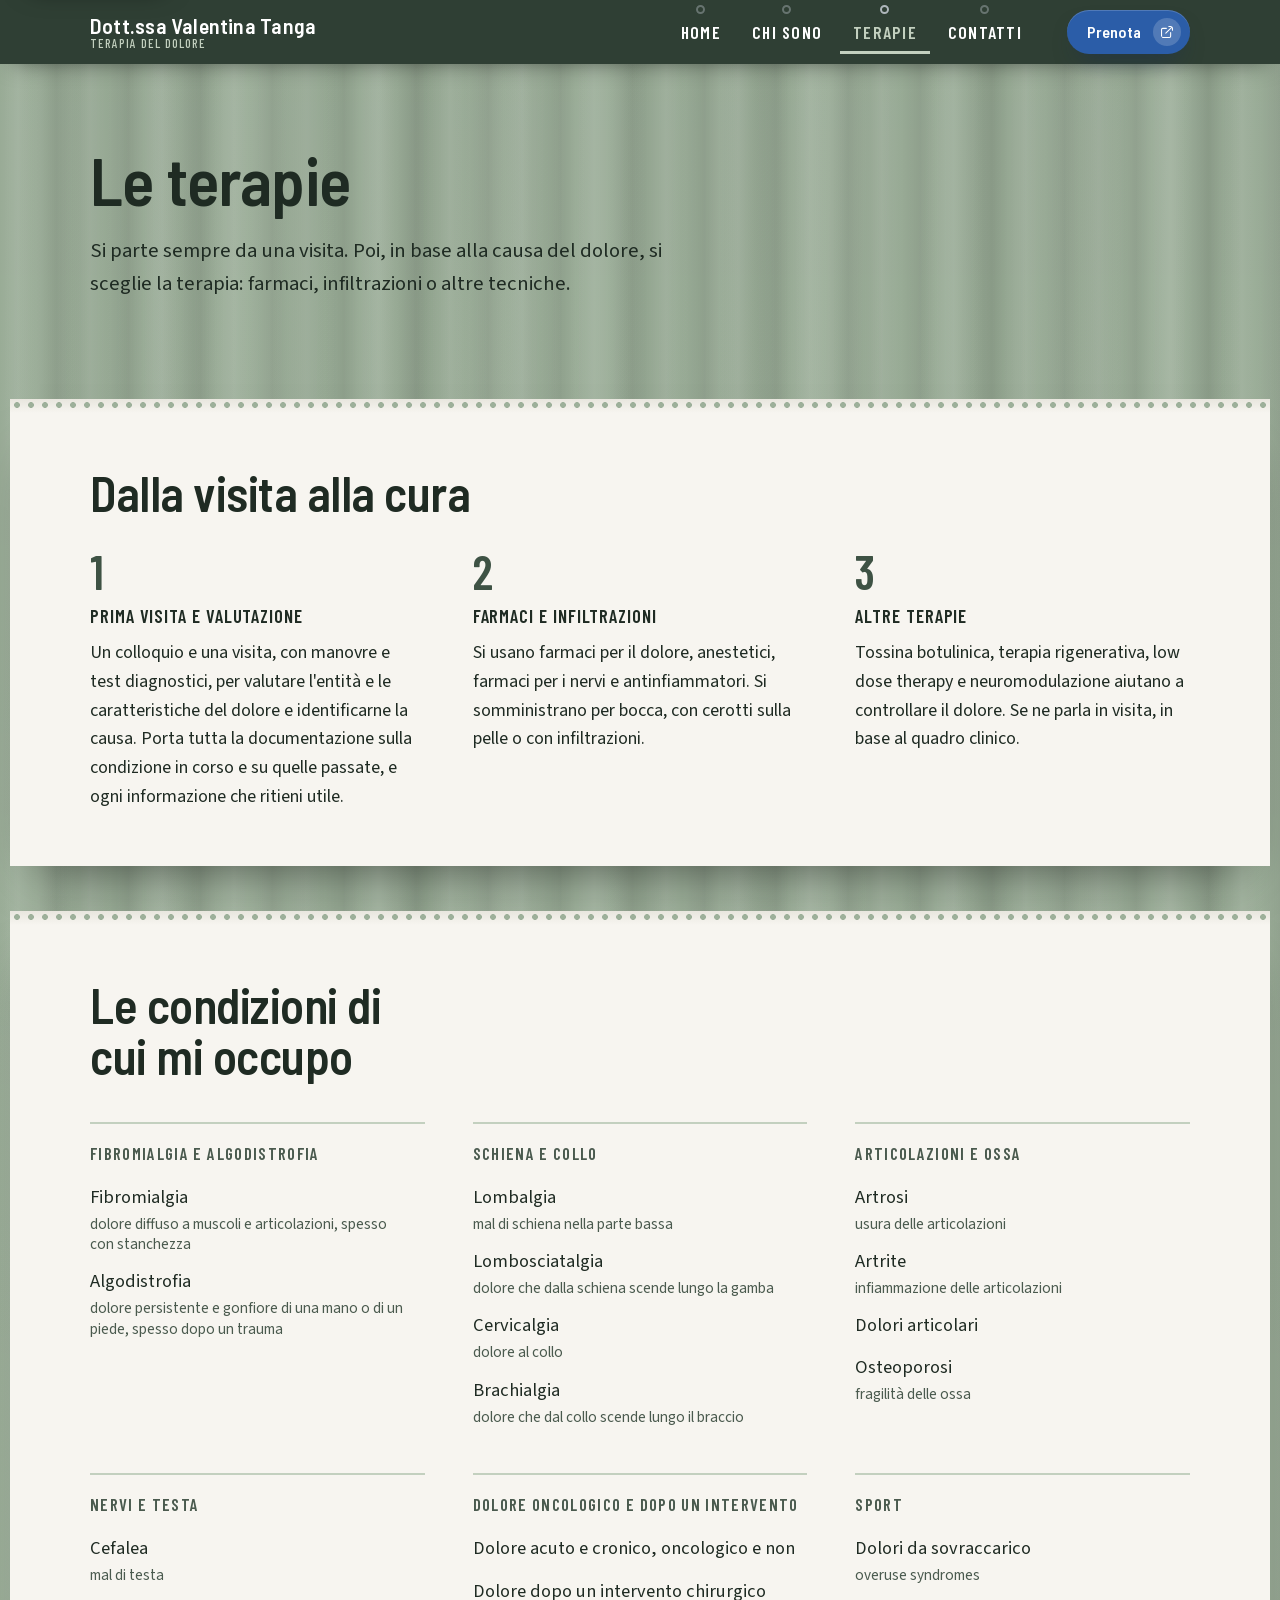
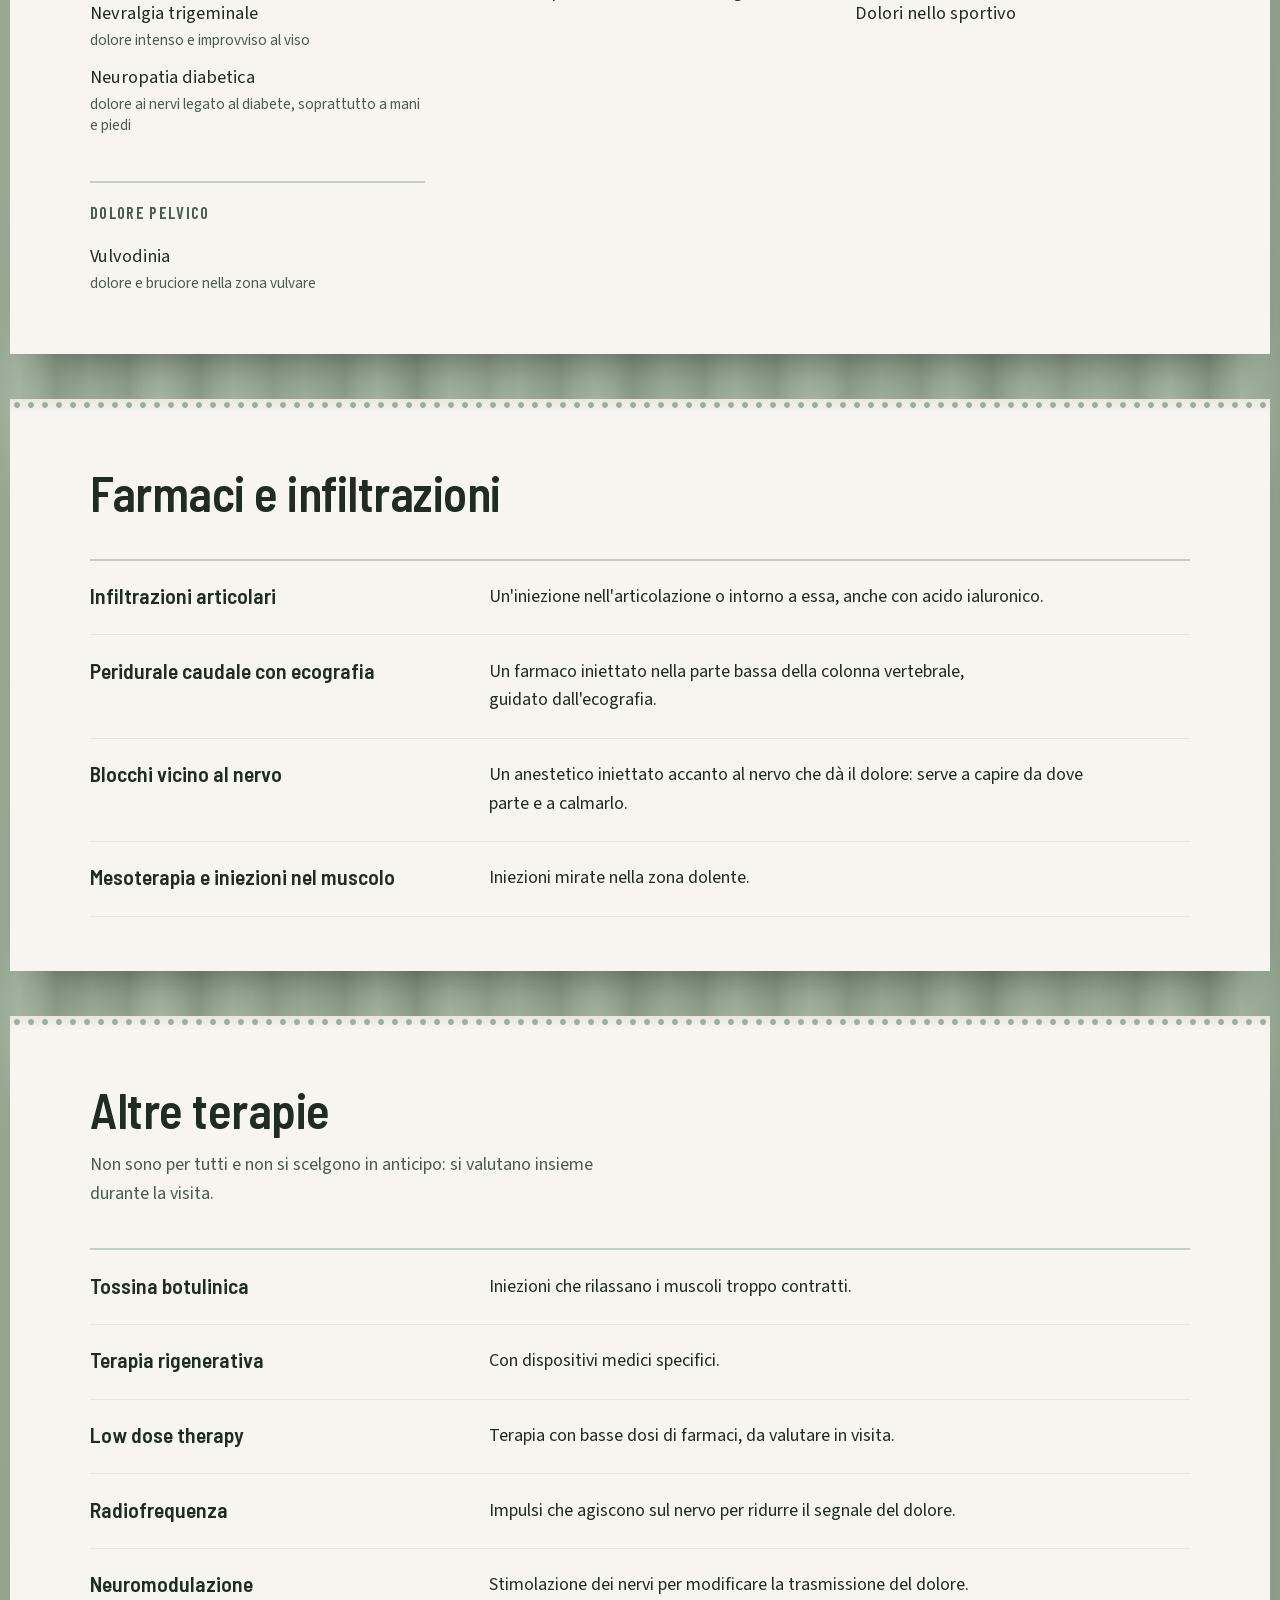
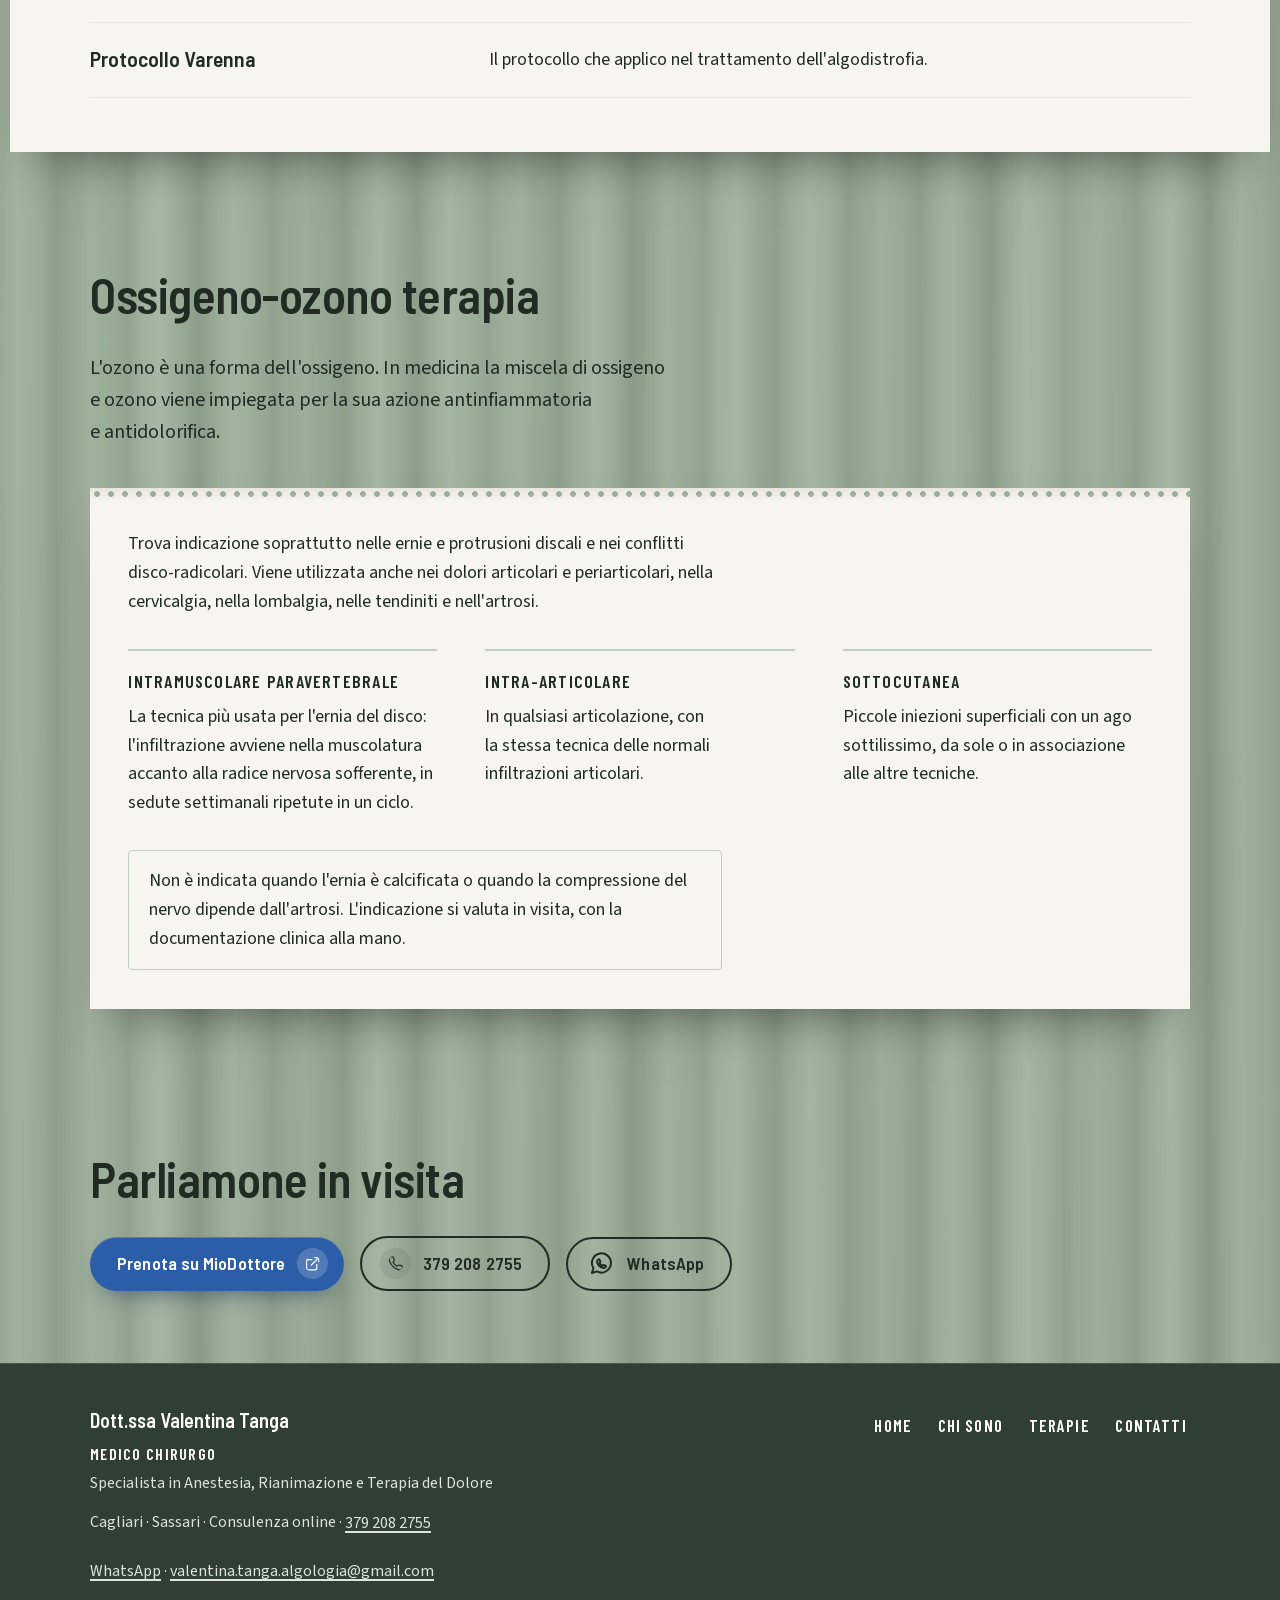
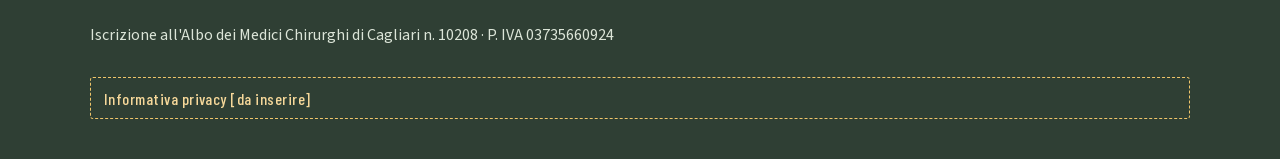
<file: terapie.html>
<!doctype html>
<html lang="it">
<head>
  <meta charset="utf-8">
  <meta name="viewport" content="width=device-width, initial-scale=1">
  <title>Le terapie · Dott.ssa Valentina Tanga</title>
  <meta name="description" content="Terapia del dolore: prima visita, farmaci e infiltrazioni, ossigeno-ozono terapia e altre terapie con la Dott.ssa Valentina Tanga.">
  <meta name="theme-color" content="#2f3f34">
  <link rel="icon" href="favicon.svg" type="image/svg+xml">
  <link rel="apple-touch-icon" href="apple-touch-icon.png">
  <link rel="canonical" href="https://aisacode.github.io/website-dottvalentinatanga/terapie.html">
  <meta property="og:type" content="website">
  <meta property="og:locale" content="it_IT">
  <meta property="og:site_name" content="Dott.ssa Valentina Tanga">
  <meta property="og:title" content="Le terapie · Dott.ssa Valentina Tanga">
  <meta property="og:description" content="Terapia del dolore: prima visita, farmaci e infiltrazioni, ossigeno-ozono terapia e altre terapie con la Dott.ssa Valentina Tanga.">
  <meta property="og:url" content="https://aisacode.github.io/website-dottvalentinatanga/terapie.html">
  <meta property="og:image" content="https://aisacode.github.io/website-dottvalentinatanga/images/og-image.jpg">
  <meta property="og:image:alt" content="La dottoressa Valentina Tanga in camice bianco con lo stetoscopio, sorride">
  <meta name="twitter:card" content="summary_large_image">
  <link rel="preload" href="fonts/barlow-semi-condensed-600.woff2" as="font" type="font/woff2" crossorigin>
  <link rel="preload" href="fonts/source-sans-3-400.woff2" as="font" type="font/woff2" crossorigin>
  <link rel="stylesheet" href="fonts/fonts.css?v=1">
  <link rel="stylesheet" href="styles.css?v=35">
</head>
<body>

<a class="skip" href="#contenuto">Vai al contenuto</a>

<svg width="0" height="0" aria-hidden="true" focusable="false" style="position:absolute">
  <defs>
    <symbol id="i-phone" viewBox="0 0 24 24" fill="none" stroke="currentColor" stroke-width="1.75" stroke-linecap="round" stroke-linejoin="round"><path d="M22 16.9v3a2 2 0 0 1-2.2 2 19.8 19.8 0 0 1-8.6-3.1 19.5 19.5 0 0 1-6-6A19.8 19.8 0 0 1 2.1 4.2 2 2 0 0 1 4.1 2h3a2 2 0 0 1 2 1.7c.1 1 .4 1.9.7 2.8a2 2 0 0 1-.5 2.1L8 9.9a16 16 0 0 0 6 6l1.3-1.3a2 2 0 0 1 2.1-.5c.9.3 1.8.6 2.8.7a2 2 0 0 1 1.7 2z"/></symbol>
    <symbol id="i-pin" viewBox="0 0 24 24" fill="none" stroke="currentColor" stroke-width="1.75" stroke-linecap="round" stroke-linejoin="round"><path d="M21 10c0 7-9 13-9 13s-9-6-9-13a9 9 0 0 1 18 0z"/><circle cx="12" cy="10" r="3"/></symbol>
    <symbol id="i-video" viewBox="0 0 24 24" fill="none" stroke="currentColor" stroke-width="1.75" stroke-linecap="round" stroke-linejoin="round"><path d="M23 7l-7 5 7 5V7z"/><rect x="1" y="5" width="15" height="14" rx="2"/></symbol>
    <symbol id="i-ext" viewBox="0 0 24 24" fill="none" stroke="currentColor" stroke-width="1.75" stroke-linecap="round" stroke-linejoin="round"><path d="M18 13v6a2 2 0 0 1-2 2H5a2 2 0 0 1-2-2V8a2 2 0 0 1 2-2h6"/><path d="M15 3h6v6"/><path d="M10 14 21 3"/></symbol>
    <symbol id="i-arrow" viewBox="0 0 24 24" fill="none" stroke="currentColor" stroke-width="1.75" stroke-linecap="round" stroke-linejoin="round"><path d="M5 12h14"/><path d="m12 5 7 7-7 7"/></symbol>
    <symbol id="i-whatsapp" viewBox="0 0 24 24" fill="none" stroke="currentColor" stroke-width="1.75" stroke-linecap="round" stroke-linejoin="round"><path d="M20.5 11.7a8.5 8.5 0 0 1-12.6 7.4L3.5 20.5l1.4-4.3a8.5 8.5 0 1 1 15.6-4.5z"/><path d="M9.2 8.6c.3-.5.8-.4 1 0l.8 1.7c.1.3 0 .5-.2.7l-.5.6a5.6 5.6 0 0 0 2.5 2.5l.6-.5c.2-.2.5-.3.7-.2l1.7.8c.4.2.5.7 0 1-.7.7-1.5 1-2.4.8-2.6-.6-4.6-2.6-5.3-5.1-.1-.8.2-1.6.9-2.3z"/></symbol>
    <symbol id="i-chat" viewBox="0 0 24 24" fill="none" stroke="currentColor" stroke-width="1.75" stroke-linecap="round" stroke-linejoin="round"><path d="M21 11.5a8.4 8.4 0 0 1-12.5 7.3L3 20.5l1.7-5.3A8.4 8.4 0 1 1 21 11.5z"/></symbol>
    <symbol id="i-mail" viewBox="0 0 24 24" fill="none" stroke="currentColor" stroke-width="1.75" stroke-linecap="round" stroke-linejoin="round"><rect x="3" y="5" width="18" height="14" rx="2"/><path d="m3 7 9 6 9-6"/></symbol>
    <symbol id="i-check" viewBox="0 0 24 24" fill="none" stroke="currentColor" stroke-width="2" stroke-linecap="round" stroke-linejoin="round"><path d="M20 6 9 17l-5-5"/></symbol>
  </defs>
</svg>

<header class="rail">
  <div class="rail-inner">
    <a class="brand" href="index.html" aria-label="Dott.ssa Valentina Tanga, home">
      <span class="brand-name">Dott.ssa Valentina Tanga</span>
      <span class="brand-role">Terapia del dolore</span>
    </a>
    <nav class="nav" aria-label="Sezioni del sito">
      <a href="index.html">Home</a>
      <a href="chi-sono.html">Chi sono</a>
      <a href="terapie.html" aria-current="page">Terapie</a>
      <a href="contatti.html">Contatti</a>
    </nav>
    <a class="btn btn-primary btn-small" href="https://www.miodottore.it/profilo/valentina-tanga" target="_blank" rel="noopener">Prenota<span class="visually-hidden"> su MioDottore (si apre in una nuova pagina)</span><svg class="icon" aria-hidden="true"><use href="#i-ext"/></svg></a>
  </div>
</header>

<main id="contenuto" tabindex="-1">
  <section class="page-head" aria-labelledby="titolo">
    <div class="bay-inner">
      <h1 id="titolo">Le terapie</h1>
      <p class="lead">Si parte sempre da una visita. Poi, in base alla causa del dolore, si sceglie la terapia: farmaci, infiltrazioni o altre tecniche.</p>
    </div>
  </section>

  <section class="sheet" aria-labelledby="percorso">
    <div class="bay-inner">
      <h2 id="percorso">Dalla visita alla cura</h2>
      <ol class="steps">
        <li>
          <h3>Prima visita e valutazione</h3>
          <p>Un colloquio e una visita, con manovre e test diagnostici, per valutare l'entità e le caratteristiche del dolore e identificarne la causa. Porta tutta la documentazione sulla condizione in corso e su quelle passate, e ogni informazione che ritieni utile.</p>
        </li>
        <li>
          <h3>Farmaci e infiltrazioni</h3>
          <p>Si usano farmaci per il dolore, anestetici, farmaci per i nervi e antinfiammatori. Si somministrano per bocca, con cerotti sulla pelle o con infiltrazioni.</p>
        </li>
        <li>
          <h3>Altre terapie</h3>
          <p>Tossina botulinica, terapia rigenerativa, low dose therapy e neuromodulazione aiutano a controllare il dolore. Se ne parla in visita, in base al quadro clinico.</p>
        </li>
      </ol>
    </div>
  </section>

  <section class="sheet" id="condizioni" aria-labelledby="condizioni-t">
    <div class="bay-inner">
      <h2 id="condizioni-t">Le condizioni di cui mi occupo</h2>
      <div class="conditions">
        <div class="condition-group"><h3>Fibromialgia e algodistrofia</h3><ul>
          <li>Fibromialgia<span class="lay">dolore diffuso a muscoli e articolazioni, spesso con stanchezza</span></li>
          <li>Algodistrofia<span class="lay">dolore persistente e gonfiore di una mano o di un piede, spesso dopo un trauma</span></li></ul></div>
        <div class="condition-group"><h3>Schiena e collo</h3><ul>
          <li>Lombalgia<span class="lay">mal di schiena nella parte bassa</span></li>
          <li>Lombosciatalgia<span class="lay">dolore che dalla schiena scende lungo la gamba</span></li>
          <li>Cervicalgia<span class="lay">dolore al collo</span></li>
          <li>Brachialgia<span class="lay">dolore che dal collo scende lungo il braccio</span></li></ul></div>
        <div class="condition-group"><h3>Articolazioni e ossa</h3><ul>
          <li>Artrosi<span class="lay">usura delle articolazioni</span></li>
          <li>Artrite<span class="lay">infiammazione delle articolazioni</span></li>
          <li>Dolori articolari</li>
          <li>Osteoporosi<span class="lay">fragilità delle ossa</span></li></ul></div>
        <div class="condition-group"><h3>Nervi e testa</h3><ul>
          <li>Cefalea<span class="lay">mal di testa</span></li>
          <li>Nevralgia trigeminale<span class="lay">dolore intenso e improvviso al viso</span></li>
          <li>Neuropatia diabetica<span class="lay">dolore ai nervi legato al diabete, soprattutto a mani e piedi</span></li></ul></div>
        <div class="condition-group"><h3>Dolore oncologico e dopo un intervento</h3><ul>
          <li>Dolore acuto e cronico, oncologico e non</li>
          <li>Dolore dopo un intervento chirurgico</li></ul></div>
        <div class="condition-group"><h3>Sport</h3><ul>
          <li>Dolori da sovraccarico<span class="lay">overuse syndromes</span></li>
          <li>Dolori nello sportivo</li></ul></div>
        <div class="condition-group"><h3>Dolore pelvico</h3><ul>
          <li>Vulvodinia<span class="lay">dolore e bruciore nella zona vulvare</span></li></ul></div>
      </div>
    </div>
  </section>

  <section class="sheet" aria-labelledby="iniettiva">
    <div class="bay-inner">
      <h2 id="iniettiva">Farmaci e infiltrazioni</h2>
      <dl class="rows">
        <div><dt>Infiltrazioni articolari</dt><dd>Un'iniezione nell'articolazione o intorno a essa, anche con acido ialuronico.</dd></div>
        <div><dt>Peridurale caudale con ecografia</dt><dd>Un farmaco iniettato nella parte bassa della colonna vertebrale, guidato dall'ecografia.</dd></div>
        <div><dt>Blocchi vicino al nervo</dt><dd>Un anestetico iniettato accanto al nervo che dà il dolore: serve a capire da dove parte e a calmarlo.</dd></div>
        <div><dt>Mesoterapia e iniezioni nel muscolo</dt><dd>Iniezioni mirate nella zona dolente.</dd></div>
      </dl>
    </div>
  </section>

  <section class="sheet" aria-labelledby="ulteriori">
    <div class="bay-inner">
      <h2 id="ulteriori">Altre terapie</h2>
      <p class="prose-note">Non sono per tutti e non si scelgono in anticipo: si valutano insieme durante la visita.</p>
      <dl class="rows">
        <div><dt>Tossina botulinica</dt><dd>Iniezioni che rilassano i muscoli troppo contratti.</dd></div>
        <div><dt>Terapia rigenerativa</dt><dd>Con dispositivi medici specifici.</dd></div>
        <div><dt>Low dose therapy</dt><dd>Terapia con basse dosi di farmaci, da valutare in visita.</dd></div>
        <div><dt>Radiofrequenza</dt><dd>Impulsi che agiscono sul nervo per ridurre il segnale del dolore.</dd></div>
        <div><dt>Neuromodulazione</dt><dd>Stimolazione dei nervi per modificare la trasmissione del dolore.</dd></div>
        <div><dt>Protocollo Varenna</dt><dd>Il protocollo che applico nel trattamento dell'algodistrofia.</dd></div>
      </dl>
    </div>
  </section>

  <section class="bay bay-on-green" id="ozono" aria-labelledby="ozono-t">
    <div class="bay-inner">
      <div class="stack">
        <h2 id="ozono-t">Ossigeno-ozono terapia</h2>
        <div class="prose">
          <p class="lead">L'ozono è una forma dell'ossigeno. In medicina la miscela di ossigeno e ozono viene impiegata per la sua azione antinfiammatoria e antidolorifica.</p>
        </div>
      </div>
      <div class="slip">
        <p class="slip-intro">Trova indicazione soprattutto nelle ernie e protrusioni discali e nei conflitti disco-radicolari. Viene utilizzata anche nei dolori articolari e periarticolari, nella cervicalgia, nella lombalgia, nelle tendiniti e nell'artrosi.</p>
        <dl class="techniques">
          <div><dt>Intramuscolare paravertebrale</dt><dd>La tecnica più usata per l'ernia del disco: l'infiltrazione avviene nella muscolatura accanto alla radice nervosa sofferente, in sedute settimanali ripetute in un ciclo.</dd></div>
          <div><dt>Intra-articolare</dt><dd>In qualsiasi articolazione, con la stessa tecnica delle normali infiltrazioni articolari.</dd></div>
          <div><dt>Sottocutanea</dt><dd>Piccole iniezioni superficiali con un ago sottilissimo, da sole o in associazione alle altre tecniche.</dd></div>
        </dl>
        <p class="note">Non è indicata quando l'ernia è calcificata o quando la compressione del nervo dipende dall'artrosi. L'indicazione si valuta in visita, con la documentazione clinica alla mano.</p>
      </div>
    </div>
  </section>

  <section class="bay bay-on-green close-bay" aria-labelledby="prenota">
    <div class="bay-inner">
      <h2 id="prenota">Parliamone in visita</h2>
      <div class="actions">
        <a class="btn btn-primary" href="https://www.miodottore.it/profilo/valentina-tanga" target="_blank" rel="noopener">Prenota su MioDottore<span class="visually-hidden"> (si apre in una nuova pagina)</span><svg class="icon" aria-hidden="true"><use href="#i-ext"/></svg></a>
        <a class="btn btn-ghost" href="tel:+393792082755"><svg class="icon" aria-hidden="true"><use href="#i-phone"/></svg>379 208 2755</a><a class="btn btn-ghost" href="https://wa.me/393792082755" target="_blank" rel="noopener"><svg class="icon icon-bare" aria-hidden="true"><use href="#i-whatsapp"/></svg>WhatsApp<span class="visually-hidden"> (si apre in una nuova pagina)</span></a>
      </div>
    </div>
  </section>
</main>

<footer class="foot">
  <div class="bay-inner">
    <div>
      <div class="foot-name">Dott.ssa Valentina Tanga</div>
      <p class="foot-title">Medico Chirurgo</p>
      <p>Specialista in Anestesia, Rianimazione e Terapia del Dolore</p>
      <p>Cagliari · Sassari · Consulenza online · <a href="tel:+393792082755">379 208 2755</a></p>
      <p><a href="https://wa.me/393792082755" target="_blank" rel="noopener">WhatsApp</a> · <a href="mailto:valentina.tanga.algologia@gmail.com">valentina.tanga.algologia@gmail.com</a></p>
    </div>
    <nav class="foot-nav" aria-label="Sezioni del sito, piè di pagina">
      <a href="index.html">Home</a>
      <a href="chi-sono.html">Chi sono</a>
      <a href="terapie.html">Terapie</a>
      <a href="contatti.html">Contatti</a>
    </nav>
    <p class="legal">Iscrizione all'Albo dei Medici Chirurghi di Cagliari n. 10208 · P. IVA 03735660924</p>
    <p class="pending">Informativa privacy [da inserire]</p>
  </div>
</footer>

<div class="action-bar" aria-label="Azioni rapide">
  <a class="btn btn-ghost" href="tel:+393792082755"><svg class="icon" aria-hidden="true"><use href="#i-phone"/></svg>379 208 2755</a>
  <a class="btn btn-ghost btn-icon" href="https://wa.me/393792082755" target="_blank" rel="noopener" aria-label="Scrivi su WhatsApp (si apre in una nuova pagina)"><svg class="icon icon-bare" aria-hidden="true"><use href="#i-whatsapp"/></svg></a>
  <a class="btn btn-primary" href="https://www.miodottore.it/profilo/valentina-tanga" target="_blank" rel="noopener">Prenota<svg class="icon" aria-hidden="true"><use href="#i-ext"/></svg></a>
</div>

</body>
</html>
</file>
<file: fonts/fonts.css>
@font-face{font-family:'Barlow Condensed';font-style:normal;font-weight:500;font-display:swap;src:url('barlow-condensed-500.woff2') format('woff2');unicode-range:U+0000-00FF,U+0131,U+0152-0153,U+02BB-02BC,U+02C6,U+02DA,U+02DC,U+0304,U+0308,U+0329,U+2000-206F,U+20AC,U+2122,U+2191,U+2193,U+2212,U+2215,U+FEFF,U+FFFD;}
@font-face{font-family:'Barlow Condensed';font-style:normal;font-weight:600;font-display:swap;src:url('barlow-condensed-600.woff2') format('woff2');unicode-range:U+0000-00FF,U+0131,U+0152-0153,U+02BB-02BC,U+02C6,U+02DA,U+02DC,U+0304,U+0308,U+0329,U+2000-206F,U+20AC,U+2122,U+2191,U+2193,U+2212,U+2215,U+FEFF,U+FFFD;}
@font-face{font-family:'Barlow Semi Condensed';font-style:normal;font-weight:500;font-display:swap;src:url('barlow-semi-condensed-500.woff2') format('woff2');unicode-range:U+0000-00FF,U+0131,U+0152-0153,U+02BB-02BC,U+02C6,U+02DA,U+02DC,U+0304,U+0308,U+0329,U+2000-206F,U+20AC,U+2122,U+2191,U+2193,U+2212,U+2215,U+FEFF,U+FFFD;}
@font-face{font-family:'Barlow Semi Condensed';font-style:normal;font-weight:600;font-display:swap;src:url('barlow-semi-condensed-600.woff2') format('woff2');unicode-range:U+0000-00FF,U+0131,U+0152-0153,U+02BB-02BC,U+02C6,U+02DA,U+02DC,U+0304,U+0308,U+0329,U+2000-206F,U+20AC,U+2122,U+2191,U+2193,U+2212,U+2215,U+FEFF,U+FFFD;}
@font-face{font-family:'Source Sans 3';font-style:italic;font-weight:400;font-display:swap;src:url('source-sans-3-400-italic.woff2') format('woff2');unicode-range:U+0000-00FF,U+0131,U+0152-0153,U+02BB-02BC,U+02C6,U+02DA,U+02DC,U+0304,U+0308,U+0329,U+2000-206F,U+20AC,U+2122,U+2191,U+2193,U+2212,U+2215,U+FEFF,U+FFFD;}
@font-face{font-family:'Source Sans 3';font-style:normal;font-weight:400;font-display:swap;src:url('source-sans-3-400.woff2') format('woff2');unicode-range:U+0000-00FF,U+0131,U+0152-0153,U+02BB-02BC,U+02C6,U+02DA,U+02DC,U+0304,U+0308,U+0329,U+2000-206F,U+20AC,U+2122,U+2191,U+2193,U+2212,U+2215,U+FEFF,U+FFFD;}
@font-face{font-family:'Source Sans 3';font-style:normal;font-weight:600;font-display:swap;src:url('source-sans-3-600.woff2') format('woff2');unicode-range:U+0000-00FF,U+0131,U+0152-0153,U+02BB-02BC,U+02C6,U+02DA,U+02DC,U+0304,U+0308,U+0329,U+2000-206F,U+20AC,U+2122,U+2191,U+2193,U+2212,U+2215,U+FEFF,U+FFFD;}
</file>
<file: styles.css>
/* Dott.ssa Valentina Tanga — homepage styles */

:root {
  --green-900: #2f3f34;
  --green-800: #3e5244;
  --green-700: #9db09a;
  --green-600: #7f9480;
  --green-500: #5c7360;
  --green-300: #c3d0bf;
  --green-200: #dce5d8;
  --paper: #f7f5f0;
  --paper-2: #e8e6de;
  --ink: #1f2b23;
  --ink-2: #4a5a4e;
  --blue: #2b5da8;
  --blue-700: #234c8a;
  --steel-light: #dfe3e6;
  --steel: #aeb6bb;
  --steel-dark: #6e7a80;
  --white: #ffffff;
  --on-green-2: #1f2b23;

  --font-sign: 'Barlow Condensed', 'Arial Narrow', sans-serif;
  --font-head: 'Barlow Semi Condensed', 'Arial Narrow', sans-serif;
  --font-body: 'Source Sans 3', 'Segoe UI', 'Helvetica Neue', sans-serif;

  --rail-h: 64px;
  --col: 1180px;
  --gutter: clamp(1rem, 4vw, 2.5rem);
  --pleat: 72px;

  --ease-out: cubic-bezier(0.16, 1, 0.3, 1);
}

*,
*::before,
*::after { box-sizing: border-box; }

html {
  scroll-behavior: smooth;
  -webkit-text-size-adjust: 100%;
  scrollbar-color: var(--steel) var(--green-900);
}

body {
  margin: 0;
  font-family: var(--font-body);
  font-size: 1.125rem;
  line-height: 1.6;
  color: var(--ink);
  background-color: var(--green-700);
  background-image:
    repeating-linear-gradient(
      90deg,
      rgba(255, 255, 255, 0) 0,
      rgba(255, 255, 255, 0.085) calc(var(--pleat) * 0.25),
      rgba(255, 255, 255, 0) calc(var(--pleat) * 0.5),
      rgba(0, 0, 0, 0) calc(var(--pleat) * 0.5),
      rgba(0, 0, 0, 0.07) calc(var(--pleat) * 0.78),
      rgba(0, 0, 0, 0) var(--pleat)
    ),
    repeating-linear-gradient(
      90deg,
      rgba(255, 255, 255, 0) 0,
      rgba(255, 255, 255, 0.045) 41px,
      rgba(0, 0, 0, 0.03) 80px,
      rgba(0, 0, 0, 0) 113px
    ),
    repeating-linear-gradient(
      91.5deg,
      rgba(0, 0, 0, 0) 0,
      rgba(0, 0, 0, 0.02) 150px,
      rgba(255, 255, 255, 0.03) 230px,
      rgba(0, 0, 0, 0) 301px
    ),
    linear-gradient(180deg, rgba(0, 0, 0, 0.03), rgba(0, 0, 0, 0) 30%, rgba(0, 0, 0, 0.03));
  overflow-x: clip;
}

::selection { background: var(--green-300); color: var(--ink); }

:focus-visible {
  outline: 3px solid var(--blue);
  outline-offset: 3px;
  border-radius: 2px;
}
.rail :focus-visible,
.action-bar :focus-visible,
.foot :focus-visible { outline-color: var(--white); }

a { color: inherit; text-decoration-thickness: 2px; text-underline-offset: 0.18em; }
img { display: block; max-width: 100%; height: auto; }
h1,
h2,
h3,
p,
ul,
ol,
dl,
figure { margin: 0; }
ul,
ol { padding: 0; }
.icon { width: 1.15em; height: 1.15em; flex: none; }

.visually-hidden {
  position: absolute !important;
  width: 1px; height: 1px; padding: 0; margin: -1px;
  overflow: hidden; clip: rect(0 0 0 0); white-space: nowrap; border: 0;
}

/* ---------- Rail (header) ---------- */

.rail {
  position: sticky;
  top: 0;
  z-index: 30;
  background: var(--green-900);
  box-shadow: 0 10px 24px -14px rgba(0, 0, 0, 0.6);
}
.rail-inner {
  max-width: var(--col);
  margin: 0 auto;
  padding: 0 var(--gutter);
  min-height: var(--rail-h);
  display: flex;
  align-items: center;
  gap: 1.5rem;
}
.brand {
  display: flex;
  flex-direction: column;
  text-decoration: none;
  line-height: 1.05;
  padding: 0.5rem 0;
}
.brand-name {
  font-family: var(--font-head);
  font-weight: 600;
  font-size: 1.35rem;
  letter-spacing: 0.01em;
  white-space: nowrap;
  color: var(--white);
}
.brand-role {
  font-family: var(--font-sign);
  font-weight: 500;
  font-size: 0.8rem;
  letter-spacing: 0.08em;
  text-transform: uppercase;
  color: var(--green-300);
}
.nav {
  margin-left: auto;
  display: flex;
  align-items: center;
  gap: 0.25rem;
}
.nav a {
  position: relative;
  display: inline-flex;
  align-items: center;
  min-height: 44px;
  padding: 0 0.85rem;
  font-family: var(--font-sign);
  font-weight: 600;
  font-size: 1.02rem;
  letter-spacing: 0.07em;
  text-transform: uppercase;
  text-decoration: none;
  white-space: nowrap;
  color: var(--white);
}
.nav a::before {
  /* the ring that hangs the link from the rail */
  content: "";
  position: absolute;
  top: -5px;
  left: 50%;
  width: 9px;
  height: 9px;
  margin-left: -5px;
  border: 2px solid var(--steel);
  border-radius: 50%;
  opacity: 0.45;
  transition: opacity 0.25s var(--ease-out), transform 0.25s var(--ease-out);
}
.nav a:hover::before,
.nav a[aria-current="page"]::before { opacity: 1; }
.nav a:hover { color: var(--green-200); }
.nav a[aria-current="page"] { color: var(--green-300); }
.rail .btn { margin-left: 0.5rem; }

/* ---------- Buttons ---------- */

.btn {
  display: inline-flex;
  align-items: center;
  gap: 0.75rem;
  min-height: 54px;
  padding: 0.6rem 1.6rem 0.6rem 1.7rem;
  border-radius: 999px;
  font-family: var(--font-head);
  font-weight: 600;
  font-size: 1.12rem;
  letter-spacing: 0.005em;
  text-decoration: none;
  white-space: nowrap;
  transition: transform 0.25s var(--ease-out), background-color 0.2s, color 0.2s, border-color 0.2s, box-shadow 0.25s var(--ease-out);
}
.btn .icon {
  width: 1.75em;
  height: 1.75em;
  padding: 0.42em;
  border-radius: 50%;
  margin-right: -0.55em;
}
.btn .icon:first-child { margin-right: 0; margin-left: -0.55em; }
.btn-primary {
  background: var(--blue);
  color: var(--white);
  box-shadow: 0 12px 24px -12px rgba(23, 44, 84, 0.65), inset 0 1px 0 rgba(255, 255, 255, 0.18);
}
.btn-primary .icon { background: rgba(255, 255, 255, 0.18); }
.btn-primary:hover { background: var(--blue-700); transform: translateY(-1px); box-shadow: 0 16px 28px -12px rgba(23, 44, 84, 0.7), inset 0 1px 0 rgba(255, 255, 255, 0.18); }
.btn-primary:active { transform: translateY(0); }
.btn-ghost {
  color: var(--ink);
  border: 2px solid currentColor;
}
.btn-ghost .icon { background: rgba(31, 43, 35, 0.08); }
.btn-ghost:hover { background: var(--ink); color: var(--paper); border-color: var(--ink); }
.btn-ghost:hover .icon { background: rgba(255, 255, 255, 0.15); }
.btn-small { min-height: 44px; font-size: 1rem; padding: 0.35rem 1.1rem 0.35rem 1.2rem; }

.text-link {
  display: inline-flex;
  align-items: center;
  gap: 0.4rem;
  font-family: var(--font-sign);
  font-weight: 600;
  font-size: 1.05rem;
  letter-spacing: 0.06em;
  text-transform: uppercase;
  text-decoration: none;
  border-bottom: 2px solid currentColor;
  padding-bottom: 0.1rem;
}
.text-link:hover { gap: 0.7rem; }
.text-link .icon { transition: transform 0.25s var(--ease-out); }
.text-link:hover .icon { transform: translateX(3px); }

/* ---------- Hero ---------- */

.hero {
  position: relative;
  overflow: hidden;
  min-height: min(calc(100svh - var(--rail-h) - 9px), 880px);
  display: flex;
  align-items: center;
}
.hero-inner {
  position: relative;
  z-index: 2;
  width: 100%;
  max-width: var(--col);
  margin: 0 auto;
  padding: clamp(2rem, 6vh, 4.5rem) var(--gutter) clamp(2rem, 6vh, 4rem);
  display: grid;
  grid-template-columns: minmax(0, 12fr) minmax(0, 8fr);
  gap: clamp(1.5rem, 5vw, 5rem);
  align-items: end;
}
.hero-copy { display: flex; flex-direction: column; gap: 1.5rem; padding-bottom: 1rem; }
.hook {
  font-family: var(--font-head);
  font-weight: 600;
  font-size: clamp(2.5rem, 1.6rem + 3.5vw, 4.25rem);
  line-height: 1.02;
  letter-spacing: -0.012em;
  text-wrap: balance;
  max-width: 24ch;
}
.hook em { font-style: normal; color: var(--ink); }
.hero-lead {
  max-width: 50ch;
  font-size: 1.2rem;
  color: var(--on-green-2);
}
.hero-actions { display: flex; flex-wrap: wrap; gap: 0.8rem 1rem; }
.hero-places {
  font-family: var(--font-sign);
  font-weight: 500;
  font-size: 1rem;
  letter-spacing: 0.08em;
  text-transform: uppercase;
  color: var(--ink);
}

.hero-photo {
  position: relative;
  margin: 0;
  align-self: end;
}
.hero-photo img {
  width: 100%;
  aspect-ratio: 3 / 3.6;
  object-fit: cover;
  object-position: 50% 12%;
  border-radius: 4px;
}
/* The two curtain halves that part on load */
.curtain {
  position: absolute;
  top: 0;
  bottom: 0;
  width: 50%;
  z-index: 3;
  --p: 34px;
  background-color: var(--green-600);
  background-image:
    repeating-linear-gradient(
      90deg,
      rgba(255, 255, 255, 0) 0,
      rgba(255, 255, 255, 0.13) calc(var(--p) * 0.28),
      rgba(255, 255, 255, 0) calc(var(--p) * 0.5),
      rgba(0, 0, 0, 0.0) calc(var(--p) * 0.5),
      rgba(0, 0, 0, 0.28) calc(var(--p) * 0.8),
      rgba(0, 0, 0, 0) var(--p)
    ),
    repeating-linear-gradient(
      90deg,
      rgba(255, 255, 255, 0) 0,
      rgba(255, 255, 255, 0.05) 21px,
      rgba(0, 0, 0, 0.07) 38px,
      rgba(0, 0, 0, 0) 53px
    );
  -webkit-mask-image: linear-gradient(180deg, #000 80%, transparent);
  mask-image: linear-gradient(180deg, #000 80%, transparent);
  animation: curtain-open 1.5s var(--ease-out) 0.35s both;
}
.curtain-left { left: 0; --to: -92%; box-shadow: 14px 0 40px -10px rgba(0, 0, 0, 0.55); }
.curtain-right { right: 0; --to: 92%; box-shadow: -14px 0 40px -10px rgba(0, 0, 0, 0.55); }
.curtain-left::after,
.curtain-right::after {
  /* gathered inner edge */
  content: "";
  position: absolute;
  top: 0; bottom: 0;
  width: 26px;
  background: linear-gradient(90deg, rgba(0, 0, 0, 0.0), rgba(0, 0, 0, 0.35));
}
.curtain-left::after { right: 0; }
.curtain-right::after { left: 0; transform: scaleX(-1); }

@keyframes curtain-open {
  from { transform: translateX(0); }
  to { transform: translateX(var(--to)); }
}
.hero-inner { animation: hero-in 1s var(--ease-out) 1s both; }
@keyframes hero-in {
  from { opacity: 0; transform: translateY(14px); }
  to { opacity: 1; transform: none; }
}

/* ---------- Bays ---------- */

.bay {
  padding: clamp(3rem, 8vh, 6rem) 0;
}
.bay-inner {
  max-width: var(--col);
  margin: 0 auto;
  padding: 0 var(--gutter);
}

/* Paper sheets: the bed's paper roll, torn at the perforation */
.sheet {
  max-width: calc(var(--col) + 2 * var(--gutter));
  margin: clamp(2rem, 5vh, 3.5rem) auto;
  background: var(--paper);
  color: var(--ink);
  position: relative;
  box-shadow: 0 30px 50px -30px rgba(0, 0, 0, 0.55), 0 2px 0 rgba(255, 255, 255, 0.25) inset;
}
.sheet::before {
  content: "";
  display: block;
  height: 14px;
  background:
    radial-gradient(circle at 7px 6px, var(--green-700) 2.6px, transparent 3.2px) 0 0 / 14px 14px repeat-x,
    linear-gradient(180deg, var(--paper-2), var(--paper));
}
.sheet .bay-inner { padding-top: clamp(2.5rem, 6vh, 4.5rem); padding-bottom: clamp(2.5rem, 6vh, 4.5rem); }

/* A paper slip laid on the curtain inside a green bay */
.slip {
  --slip-pad: clamp(1.25rem, 3vw, 2.5rem);
  margin-top: 2.5rem;
  background: var(--paper);
  color: var(--ink);
  padding: 0 var(--slip-pad) var(--slip-pad);
  box-shadow: 0 30px 50px -30px rgba(0, 0, 0, 0.55);
}
.slip::before {
  content: "";
  display: block;
  height: 14px;
  margin: 0 calc(-1 * var(--slip-pad));
  background:
    radial-gradient(circle at 7px 6px, var(--green-700) 2.6px, transparent 3.2px) 0 0 / 14px 14px repeat-x,
    linear-gradient(180deg, var(--paper-2), var(--paper));
}
.slip .slip-intro { max-width: 66ch; color: var(--ink); padding-top: 1.75rem; }
.slip .techniques { margin-top: 2rem; }
.slip .techniques > div { border-top-color: var(--green-300); }
.slip .techniques dt { color: var(--ink); }
.slip .techniques dd { color: var(--ink); }
.slip .note { border-color: var(--green-300); color: var(--ink); }

h2 {
  font-family: var(--font-head);
  font-weight: 600;
  font-size: clamp(2rem, 1.3rem + 2.2vw, 3.1rem);
  line-height: 1.05;
  letter-spacing: -0.01em;
  text-wrap: balance;
  max-width: 22ch;
}
.sheet h2 { color: var(--ink); }
h3 {
  font-family: var(--font-sign);
  font-weight: 600;
  font-size: 1.05rem;
  letter-spacing: 0.08em;
  text-transform: uppercase;
  color: var(--ink-2);
}
.prose { max-width: 66ch; }
.prose p + p { margin-top: 1rem; }
.bay-on-green .prose { color: var(--on-green-2); }
.bay-on-green h3 { color: var(--green-800); }
.sheet .prose { color: var(--ink); }
.sheet .prose p { color: var(--ink); }
.lead { font-size: 1.25rem; }

.two-col {
  display: grid;
  grid-template-columns: minmax(0, 5fr) minmax(0, 7fr);
  gap: clamp(2rem, 5vw, 5rem);
  align-items: start;
}
.two-col > h2 { margin-top: 0; }
.stack { display: flex; flex-direction: column; gap: 1.5rem; }
.stack > h2 + * { margin-top: 0.5rem; }

/* Epigraph: the Pavese line as its own quiet band on the curtain */
.epigraph { padding: clamp(2.5rem, 7vh, 5rem) var(--gutter); }
.quote {
  max-width: 40rem;
  margin: 0 auto;
  text-align: center;
}
.quote p {
  font-family: var(--font-head);
  font-weight: 500;
  font-size: clamp(1.7rem, 1.2rem + 1.8vw, 2.7rem);
  line-height: 1.12;
  color: var(--ink);
  text-wrap: balance;
}
.quote footer {
  margin-top: 1.1rem;
  font-family: var(--font-sign);
  font-weight: 600;
  font-size: 1rem;
  letter-spacing: 0.1em;
  text-transform: uppercase;
  color: var(--ink);
}
.quote footer::before {
  content: "";
  display: block;
  width: 3rem;
  height: 2px;
  margin: 0 auto 0.9rem;
  background: var(--ink);
}

/* Conditions */
.conditions {
  margin-top: 2.5rem;
  display: grid;
  grid-template-columns: repeat(3, minmax(0, 1fr));
  gap: 2.5rem 3rem;
}
.condition-group { border-top: 2px solid var(--green-300); padding-top: 1rem; }
.condition-group ul { list-style: none; margin-top: 0.6rem; }
.condition-group li { padding: 0.28rem 0; font-size: 1.15rem; color: var(--ink); }

/* Techniques (ozone) */
.techniques {
  margin-top: 2.5rem;
  display: grid;
  grid-template-columns: repeat(3, minmax(0, 1fr));
  gap: 2rem 3rem;
}
.techniques > div { border-top: 2px solid rgba(31, 43, 35, 0.3); padding-top: 1rem; }
.techniques dt {
  font-family: var(--font-sign);
  font-weight: 600;
  font-size: 1.1rem;
  letter-spacing: 0.07em;
  text-transform: uppercase;
  color: var(--ink);
}
.techniques dd { margin: 0.5rem 0 0; color: var(--on-green-2); }
.note {
  margin-top: 2rem;
  max-width: 66ch;
  padding: 1rem 1.25rem;
  border: 1px solid rgba(31, 43, 35, 0.35);
  border-radius: 4px;
  color: var(--ink);
}
.actions { margin-top: 2.5rem; display: flex; flex-wrap: wrap; gap: 0.8rem 1rem; align-items: center; }

/* Chi sono */
.portrait { margin: 0; }
.portrait img { box-shadow: 0 18px 24px -12px rgba(0, 0, 0, 0.3); }
.portrait img { border-radius: 4px; aspect-ratio: 3 / 4; object-fit: cover; }
.byline {
  font-family: var(--font-sign);
  font-weight: 600;
  font-size: 1.05rem;
  letter-spacing: 0.08em;
  text-transform: uppercase;
  color: var(--green-500);
  margin-top: 0.75rem;
}
.link { display: inline-flex; align-items: center; gap: 0.45rem; color: var(--blue); font-weight: 600; text-decoration: none; }
.link:hover { text-decoration: underline; }

/* Prima visita */
.checklist { list-style: none; margin-top: 1.5rem; display: flex; flex-direction: column; gap: 0.75rem; }
.checklist li { display: flex; gap: 0.8rem; align-items: flex-start; color: var(--ink); font-size: 1.15rem; }
.checklist .icon { color: var(--green-500); margin-top: 0.3em; }

/* Close */
.close-bay { text-align: left; }
.close-bay h2 { color: var(--ink); }
.close-bay .actions { margin-top: 2rem; }
.reviews { margin-top: 2.5rem; color: var(--on-green-2); }

/* Footer */
.foot {
  background: var(--green-900);
  color: var(--green-200);
  border-top: 1px solid rgba(255, 255, 255, 0.12);
  font-size: 1rem;
}
.foot .bay-inner {
  padding-top: 2.5rem;
  padding-bottom: 2.5rem;
  display: grid;
  grid-template-columns: minmax(0, 1fr) auto;
  gap: 1.5rem 3rem;
  align-items: start;
}
.foot-name { color: var(--white); font-family: var(--font-head); font-weight: 600; font-size: 1.25rem; }
.foot p { margin-top: 0.3rem; }
.foot-nav { display: flex; flex-wrap: wrap; gap: 0.3rem 1.2rem; }
.foot-nav a { font-family: var(--font-sign); font-weight: 600; letter-spacing: 0.07em; text-transform: uppercase; text-decoration: none; color: var(--white); }
.foot-nav a:hover { color: var(--green-300); }
.pending {
  grid-column: 1 / -1;
  display: inline-block;
  margin-top: 0.5rem;
  padding: 0.45rem 0.8rem;
  border: 1px dashed #f0c56a;
  border-radius: 3px;
  color: #f6d89a;
  font-family: var(--font-sign);
  font-weight: 500;
  font-size: 1rem;
  letter-spacing: 0.03em;
}

/* Mobile action bar */
.action-bar {
  display: none;
}

/* ---------- Responsive ---------- */

@media (max-width: 1100px) {
  .conditions,
.techniques{ grid-template-columns: repeat(2, minmax(0, 1fr)); }
}

@media (max-width: 900px) {
  .rail-inner{ flex-wrap: wrap; row-gap: 0; padding-bottom: 0.25rem; }
  .rail .btn{ display: none; }
  .nav{
    order: 3;
    margin-left: 0;
    width: calc(100% + 2 * var(--gutter));
    margin-inline: calc(-1 * var(--gutter));
    padding-inline: calc(var(--gutter) - 0.85rem);
    flex-wrap: wrap;
    row-gap: 0;
  }
  .nav a{ min-height: 40px; }
  .nav a::before{ display: none; }

  .hero{ min-height: 0; }
  .hero-inner{ grid-template-columns: 1fr; align-items: start; padding-top: 2.5rem; }
  .hero-copy{ order: 1; padding-bottom: 0; }
  .hero-photo{ order: 2; max-width: 440px; }
  .hero-photo img{ aspect-ratio: 4 / 4.2; }
  .curtain-left{ --to: -100%; }
  .curtain-right{ --to: 100%; }

  .two-col{ grid-template-columns: 1fr; }
  .portrait{ max-width: 360px; }

  .action-bar{
    position: fixed;
    left: 0; right: 0; bottom: 0;
    z-index: 40;
    display: grid;
    grid-template-columns: minmax(0, 1fr) auto minmax(0, 1fr);
    gap: 0.5rem;
    padding: 0.6rem var(--gutter) calc(0.6rem + env(safe-area-inset-bottom));
    background: var(--green-900);
    border-top: 1px solid rgba(255, 255, 255, 0.16);
    box-shadow: 0 -10px 24px -14px rgba(0, 0, 0, 0.6);
  }
  .action-bar .btn{ justify-content: center; width: 100%; min-height: 50px; padding-inline: 0.6rem; }
  .action-bar .btn-ghost{ color: var(--white); border-color: rgba(255, 255, 255, 0.85); }
  .action-bar .btn-ghost:hover{ color: var(--green-900); background: var(--white); }
  body{ padding-bottom: 86px; }
}

@media (max-width: 600px) {
  .conditions,
.techniques{ grid-template-columns: 1fr; }
  .quote{ padding-inline: 1.25rem; }
  .btn{ white-space: normal; text-align: center; }
  .hero-actions .btn{ flex: 1 1 auto; justify-content: center; }
  .hero-actions .btn-icon{ flex: none; }
  .foot .bay-inner{ grid-template-columns: 1fr; }
}

@media (prefers-reduced-motion: reduce) {
  html{ scroll-behavior: auto; }
  .curtain{ animation: none; transform: translateX(var(--to)); }
  .hero-inner{ animation: none; }
  .btn,
.text-link,
.text-link .icon,
.nav a::before{ transition: none; }
}

/* ---------- Inner pages ---------- */

.page-head { padding: clamp(3rem, 9vh, 5.5rem) 0 clamp(2rem, 6vh, 3.5rem); }
.page-head h1 {
  font-family: var(--font-head);
  font-weight: 600;
  font-size: clamp(2.6rem, 1.8rem + 3vw, 4.25rem);
  line-height: 1.02;
  letter-spacing: -0.012em;
  text-wrap: balance;
  max-width: 16ch;
}
.page-head .lead { max-width: 58ch; margin-top: 1.25rem; font-size: 1.3rem; }
.page-head .byline { color: var(--ink); margin-top: 1rem; }

/* Definition rows: a treatment or a fact per row */
.rows { margin-top: 2.5rem; border-top: 2px solid var(--green-300); }
.rows > div {
  display: grid;
  grid-template-columns: minmax(0, 4fr) minmax(0, 8fr);
  gap: 0.5rem 3rem;
  padding: 1.4rem 0;
  border-bottom: 1px solid var(--paper-2);
}
.rows dt { font-family: var(--font-head); font-weight: 600; font-size: 1.35rem; line-height: 1.15; color: var(--ink); }
.rows dd { margin: 0; color: var(--ink); max-width: 66ch; }
.rows dd p + p { margin-top: 0.6rem; }
.steps { list-style: none; counter-reset: step; margin-top: 2rem; display: grid; grid-template-columns: repeat(3, minmax(0, 1fr)); gap: 2rem 3rem; }
.steps li { counter-increment: step; display: flex; flex-direction: column; gap: 0.5rem; }
.steps li::before {
  content: counter(step);
  font-family: var(--font-sign);
  font-weight: 600;
  font-size: 3rem;
  line-height: 0.9;
  color: var(--green-800);
  letter-spacing: -0.02em;
}
.steps h3 { color: var(--ink); font-size: 1.15rem; letter-spacing: 0.05em; }
.phone-big {
  display: inline-flex;
  align-items: center;
  gap: 0.6rem;
  font-family: var(--font-head);
  font-weight: 600;
  font-size: clamp(2rem, 1.4rem + 2.4vw, 3.4rem);
  line-height: 1;
  letter-spacing: -0.01em;
  color: var(--ink);
  text-decoration: none;
}
.phone-big .icon { width: 0.8em; height: 0.8em; color: var(--blue); }
.phone-big:hover { color: var(--blue); }
.contact-grid { display: grid; grid-template-columns: repeat(2, minmax(0, 1fr)); gap: 2.5rem 3rem; margin-top: 2.5rem; }
.contact-grid > div { border-top: 2px solid var(--green-300); padding-top: 1.25rem; }
.contact-grid p { color: var(--ink); margin-top: 0.5rem; }
.contact-grid .actions { margin-top: 1.25rem; }

@media (max-width: 900px) {
  .rows > div{ grid-template-columns: 1fr; gap: 0.4rem; }
  .steps{ grid-template-columns: 1fr; }
}
@media (max-width: 600px) {
  .contact-grid{ grid-template-columns: 1fr; }
}

.close-bay h2 + .prose { margin-top: 1.25rem; }

.portrait.crop img { aspect-ratio: 5 / 4; object-position: 50% 0%; }
.duo { display: grid; grid-template-columns: repeat(2, minmax(0, 1fr)); gap: 3rem clamp(2rem, 5vw, 5rem); }
.duo h2 { font-size: clamp(1.8rem, 1.2rem + 1.8vw, 2.6rem); }
.duo .prose { margin-top: 1rem; }
.duo .actions { margin-top: 1.5rem; }
@media (max-width: 900px) {
  .duo{ grid-template-columns: 1fr; }
}

.link.email { font-size: 1.2rem; overflow-wrap: anywhere; }

.btn-icon { padding: 0; width: 54px; justify-content: center; flex: none; }
.btn-icon .icon { width: 1.6em; height: 1.6em; padding: 0; margin: 0; background: none; }
.btn-icon:hover .icon { background: none; }

@media (max-width: 900px) { .action-bar .btn-icon{ width: 50px; } .action-bar .btn{ padding-inline: 0.5rem; gap: 0.5rem; } .action-bar .btn .icon:first-child{ margin-left: 0; } }

@media (max-width: 900px) {
  .action-bar{ grid-template-columns: minmax(0, 1.35fr) auto minmax(0, 1fr); }
  .action-bar .btn{ white-space: nowrap; font-size: 1rem; }
  .action-bar .btn .icon{ width: 1.2em; height: 1.2em; padding: 0; margin: 0; background: none; }
  .action-bar .btn-icon .icon{ width: 1.5em; height: 1.5em; }
}

.legal { color: var(--green-200); margin-top: 0.3rem; }
.evidence { margin: 2.5rem 0 0; }
.evidence img { width: 100%; aspect-ratio: 16 / 6; object-fit: cover; object-position: 50% 64%; border-radius: 4px; }
@media (max-width: 600px) { .evidence img{ aspect-ratio: 4 / 3; } }

/* ---------- Readability and touch (critique round) ---------- */

p,
li,
dd { text-wrap: pretty; }
.lay { display: block; font-size: 0.95rem; color: var(--ink-2); line-height: 1.35; margin-top: 0.1rem; }
.condition-group li { padding: 0.4rem 0; }
.prose-note { margin-top: 1rem; max-width: 60ch; color: var(--ink-2); }
.row-links { display: flex; flex-wrap: wrap; gap: 0 1.75rem; margin-top: 0.2rem; }
.rows .link { min-height: 44px; }
.rows dd > p { padding: 0; }
.rows dd > p + p { margin-top: 0.1rem; }

/* Link labels: sentence case, readable size, 44px touch area */
.text-link {
  font-family: var(--font-head);
  font-size: 1.15rem;
  letter-spacing: 0;
  text-transform: none;
  min-height: 44px;
  padding: 0.55rem 0;
  border-bottom: 0;
  background: linear-gradient(currentColor, currentColor) 0 calc(100% - 0.55rem) / 100% 2px no-repeat;
}
.link { min-height: 44px; }
.foot a { display: inline-flex; align-items: center; min-height: 44px; }
.foot-nav a { padding: 0 0.2rem; font-size: 1.05rem; }
.nav a { font-size: 1.1rem; }
.nav a[aria-current="page"] { box-shadow: inset 0 -3px 0 var(--green-300); }
@media (max-width: 900px) {
  .nav a{ min-height: 44px; }
}
.phone-big { min-height: 44px; padding: 0.3rem 0; }

/* WhatsApp glyph: no disc behind it, so there is no circle inside a circle */
.btn .icon.icon-bare { width: 1.5em; height: 1.5em; padding: 0; background: none; margin: 0 0 0 -0.35em; border-radius: 0; }
.btn-ghost:hover .icon.icon-bare { background: none; }
.action-bar .btn-icon { border: 0; background: rgba(255, 255, 255, 0.12); border-radius: 14px; width: 52px; }
.action-bar .btn-icon:hover { background: rgba(255, 255, 255, 0.22); color: var(--white); }
.action-bar .btn-icon .icon.icon-bare { width: 1.7em; height: 1.7em; margin: 0; }

.foot-title { margin-top: 0; color: var(--white); font-family: var(--font-sign); font-weight: 600; font-size: 1rem; letter-spacing: 0.08em; text-transform: uppercase; }

.hero-photo img { box-shadow: 0 24px 30px -14px rgba(0, 0, 0, 0.4); }

/* Skip link and focus target for the main region */
.skip {
  position: absolute;
  left: 1rem;
  top: -4rem;
  z-index: 100;
  padding: 0.8rem 1.3rem;
  border-radius: 999px;
  background: var(--white);
  color: var(--ink);
  font-family: var(--font-head);
  font-weight: 600;
  text-decoration: none;
  box-shadow: 0 10px 24px -10px rgba(0, 0, 0, 0.5);
}
.skip:focus { top: 0.75rem; }
main:focus { outline: none; }

/* Short pages (404): footer sits at the bottom of the window */
body { min-height: 100svh; display: flex; flex-direction: column; }
main { flex: 1 0 auto; }
</file>
